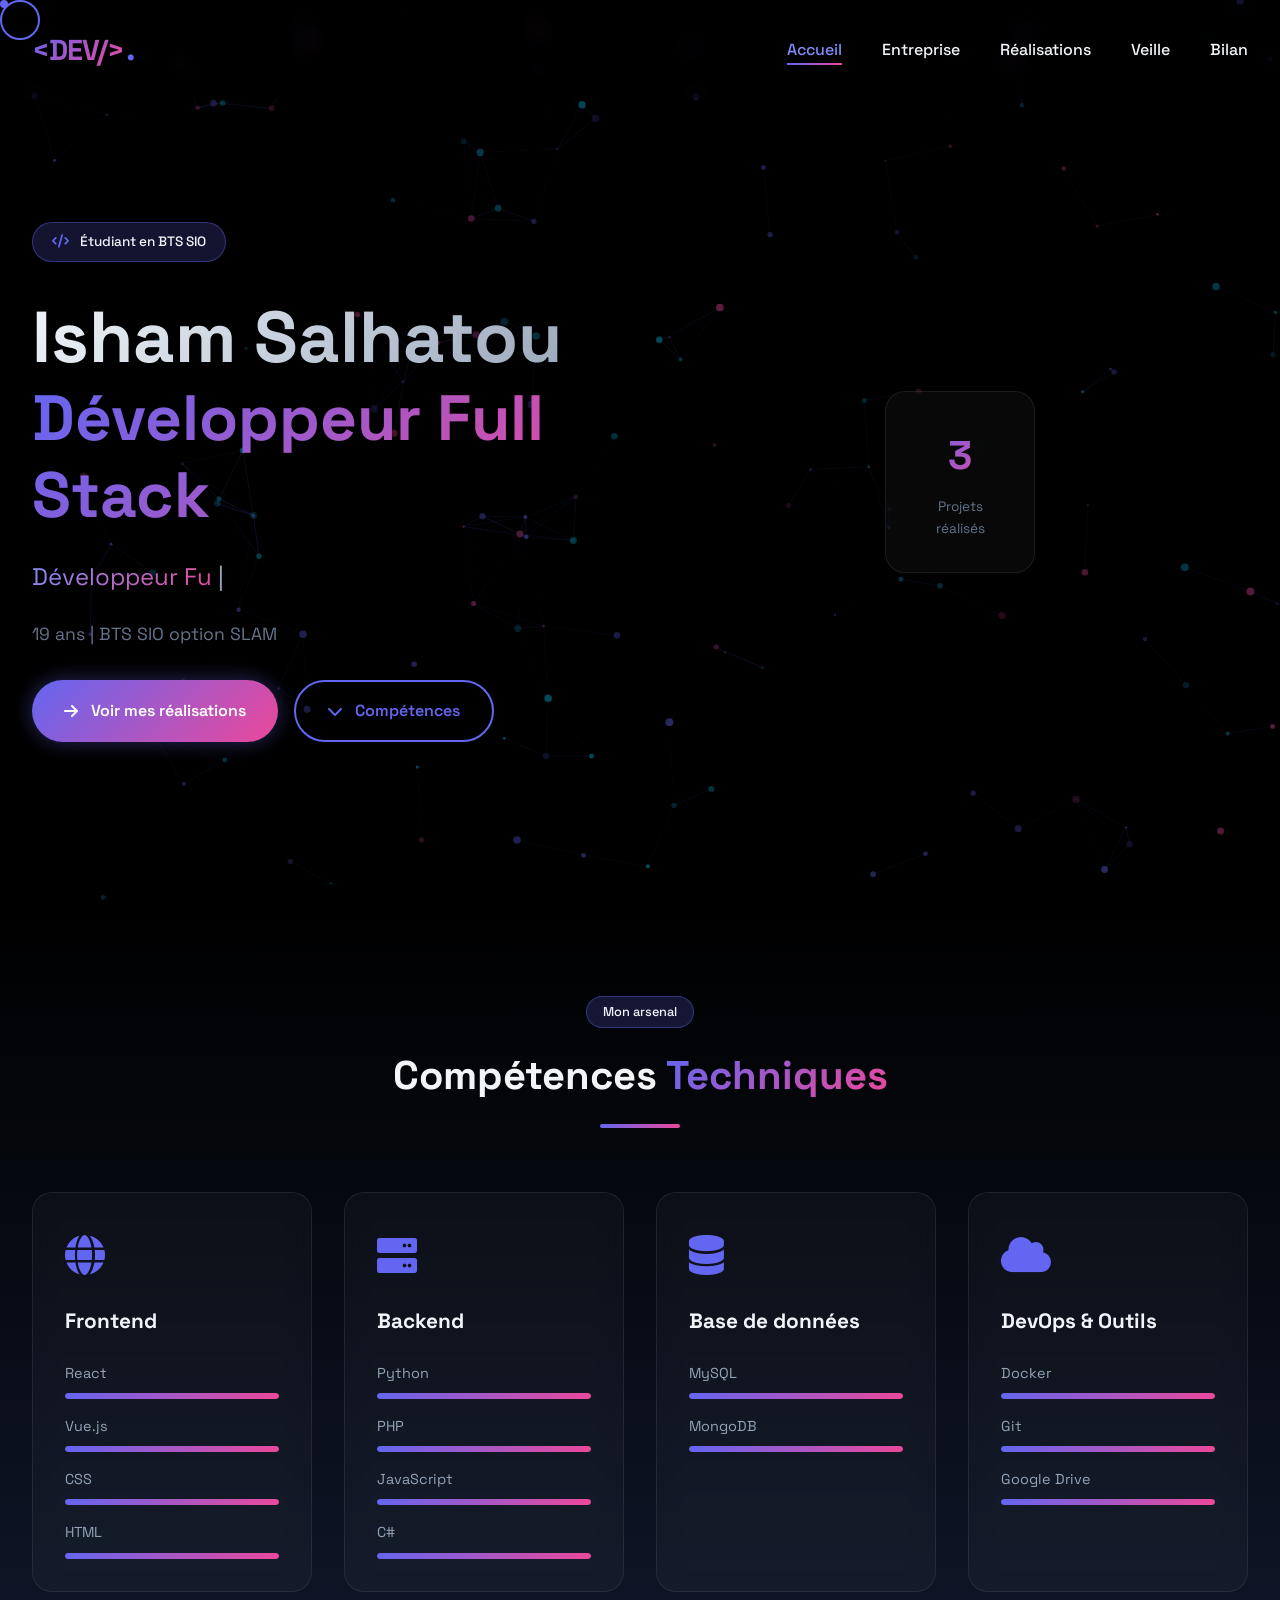
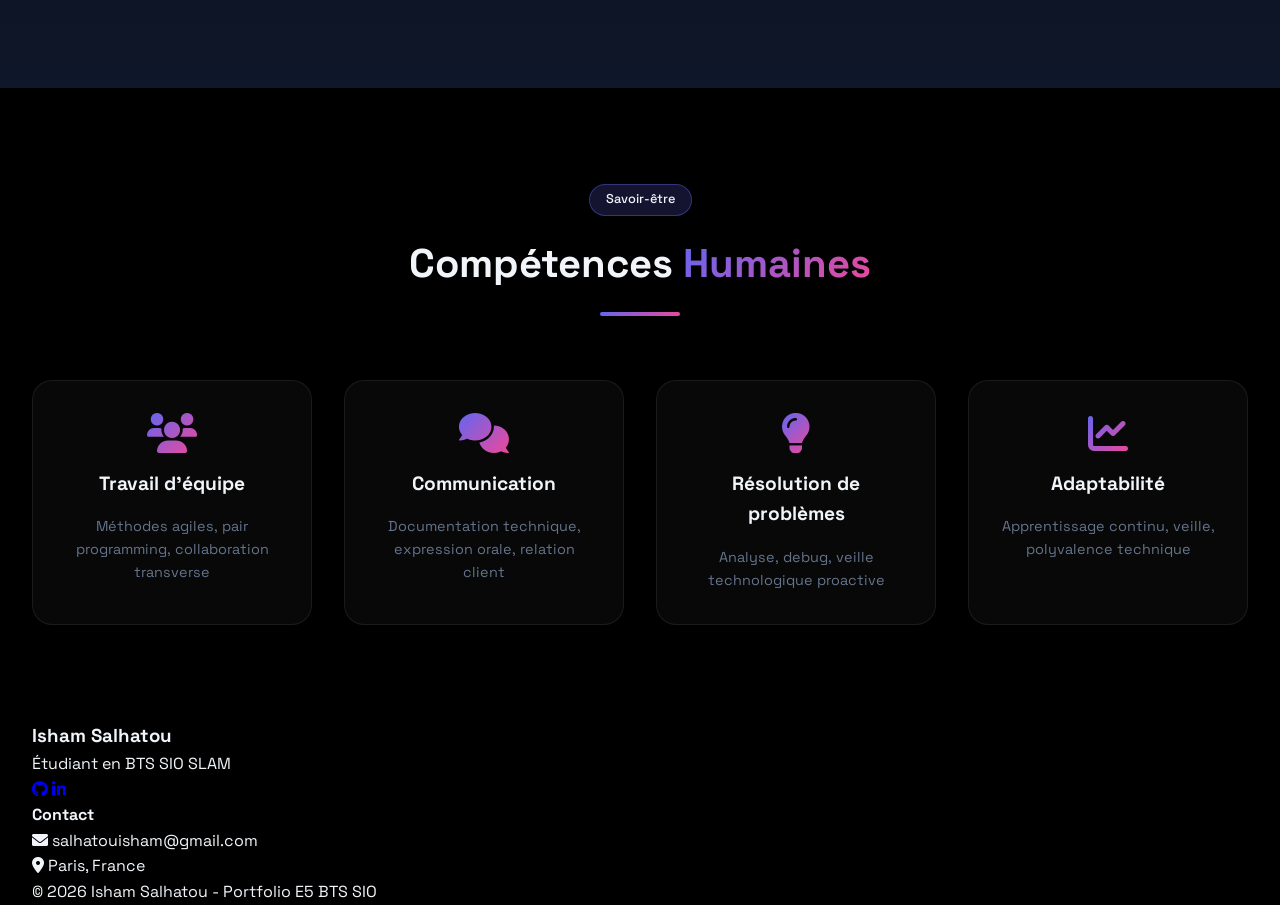
<file: index.html>
<!DOCTYPE html>
<html lang="fr">
<head>
    <meta charset="UTF-8">
    <meta name="viewport" content="width=device-width, initial-scale=1.0">
    <title>Portfolio E5 - Accueil</title>
    <link rel="stylesheet" href="https://cdnjs.cloudflare.com/ajax/libs/font-awesome/6.0.0-beta3/css/all.min.css">
    <link href="https://fonts.googleapis.com/css2?family=Space+Grotesk:wght@300;400;500;600;700&family=Outfit:wght@200;300;400;500;600;700;800&display=swap" rel="stylesheet">
    <link rel="stylesheet" href="css/style.css">
</head>
<body>
    <!-- Particules en arrière-plan -->
    <canvas id="particles-canvas"></canvas>
    
    <!-- Cursor personnalisé -->
    <div class="cursor"></div>
    <div class="cursor-follower"></div>

    <!-- Navigation -->
    <nav class="navbar">
        <div class="nav-container">
            <div class="logo">
                <a href="index.html">
                    <span class="logo-text">&lt;DEV/&gt;</span>
                    <span class="logo-dot">.</span>
                </a>
            </div>
            <ul class="nav-links">
                <li><a href="index.html" class="active">Accueil</a></li>
                <li><a href="entreprise.html">Entreprise</a></li>
                <li><a href="realisations.html">Réalisations</a></li>
                <li><a href="veille.html">Veille</a></li>
                <li><a href="bilan.html">Bilan</a></li>
            </ul>
            <div class="nav-toggle">
                <span></span>
                <span></span>
                <span></span>
            </div>
        </div>
    </nav>

    <main>
        <!-- Hero Section -->
        <section class="hero">
            <div class="hero-content">
                <div class="hero-badge" data-aos="fade-up">
                    <i class="fas fa-code"></i> Étudiant en BTS SIO
                </div>
                <h1 class="hero-title" data-aos="fade-up" data-aos-delay="100">
                    <span class="title-line">Isham Salhatou</span>
                    <span class="title-gradient">Développeur Full Stack</span>
                </h1>
                <div class="hero-typed" data-aos="fade-up" data-aos-delay="200">
                    <span class="typed-text"></span>
                    <span class="typed-cursor">|</span>
                </div>
                <p class="hero-description" data-aos="fade-up" data-aos-delay="300">
                    19 ans | BTS SIO option SLAM
                </p>
                <div class="hero-buttons" data-aos="fade-up" data-aos-delay="400">
                    <a href="realisations.html" class="btn btn-primary">
                        <i class="fas fa-arrow-right"></i> Voir mes réalisations
                    </a>
                    <a href="#competences" class="btn btn-outline">
                        <i class="fas fa-chevron-down"></i> Compétences
                    </a>
                </div>
            </div>
            <div class="hero-stats" data-aos="fade-left" data-aos-delay="500">
                <div class="stat-card">
                    <div class="stat-number" data-count="11">0</div>
                    <div class="stat-label">Projets réalisés</div>
                </div>
            </div>
        </section>

        <!-- Compétences Section -->
        <section id="competences" class="competences">
            <div class="container">
                <div class="section-header">
                    <span class="section-tag">Mon arsenal</span>
                    <h2 class="section-title">Compétences <span class="gradient-text">Techniques</span></h2>
                    <div class="section-divider"></div>
                </div>
                <div class="skills-grid">
                    <div class="skill-category" data-aos="fade-up">
                        <div class="category-icon"><i class="fas fa-globe"></i></div>
                        <h3>Frontend</h3>
                        <div class="skills-list">
                            <div class="skill-item" data-skill="100">
                                <span>React</span>
                                <div class="skill-bar"><div class="skill-progress"></div></div>
                            </div>
                            <div class="skill-item" data-skill="100">
                                <span>Vue.js</span>
                                <div class="skill-bar"><div class="skill-progress"></div></div>
                            </div>
                            <div class="skill-item" data-skill="100">
                                <span>CSS</span>
                                <div class="skill-bar"><div class="skill-progress"></div></div>
                            </div>
                            <div class="skill-item" data-skill="100">
                                <span>HTML</span>
                                <div class="skill-bar"><div class="skill-progress"></div></div>
                            </div>                                                      
                        </div>
                    </div>
                    <div class="skill-category" data-aos="fade-up" data-aos-delay="100">
                        <div class="category-icon"><i class="fas fa-server"></i></div>
                        <h3>Backend</h3>
                        <div class="skills-list">
                            <div class="skill-item" data-skill="100">
                                <span>Python</span>
                                <div class="skill-bar"><div class="skill-progress"></div></div>
                            </div>
                            <div class="skill-item" data-skill="100">
                                <span>PHP</span>
                                <div class="skill-bar"><div class="skill-progress"></div></div>
                            </div>
                            <div class="skill-item" data-skill="100">
                                <span>JavaScript</span>
                                <div class="skill-bar"><div class="skill-progress"></div></div>
                            </div>
                            <div class="skill-item" data-skill="100">
                                <span>C#</span>
                                <div class="skill-bar"><div class="skill-progress"></div></div>
                            </div>                            
                        </div>
                    </div>
                    <div class="skill-category" data-aos="fade-up" data-aos-delay="200">
                        <div class="category-icon"><i class="fas fa-database"></i></div>
                        <h3>Base de données</h3>
                        <div class="skills-list">
                            <div class="skill-item" data-skill="100">
                                <span>MySQL</span>
                                <div class="skill-bar"><div class="skill-progress"></div></div>
                            </div>
                            <div class="skill-item" data-skill="100">
                                <span>MongoDB</span>
                                <div class="skill-bar"><div class="skill-progress"></div></div>
                            </div>
                        </div>
                    </div>
                    <div class="skill-category" data-aos="fade-up" data-aos-delay="300">
                        <div class="category-icon"><i class="fas fa-cloud"></i></div>
                        <h3>DevOps & Outils</h3>
                        <div class="skills-list">
                            <div class="skill-item" data-skill="100">
                                <span>Docker</span>
                                <div class="skill-bar"><div class="skill-progress"></div></div>
                            </div>
                            <div class="skill-item" data-skill="100">
                                <span>Git</span>
                                <div class="skill-bar"><div class="skill-progress"></div></div>
                            </div>
                            <div class="skill-item" data-skill="100">
                                <span>Google Drive</span>
                                <div class="skill-bar"><div class="skill-progress"></div></div>
                            </div>                            
                        </div>
                    </div>
                </div>
            </div>
        </section>

        <!-- Soft Skills -->
        <section class="soft-skills">
            <div class="container">
                <div class="section-header">
                    <span class="section-tag">Savoir-être</span>
                    <h2 class="section-title">Compétences <span class="gradient-text">Humaines</span></h2>
                    <div class="section-divider"></div>
                </div>
                <div class="soft-grid">
                    <div class="soft-card" data-aos="flip-left">
                        <i class="fas fa-users"></i>
                        <h3>Travail d'équipe</h3>
                        <p>Méthodes agiles, pair programming, collaboration transverse</p>
                    </div>
                    <div class="soft-card" data-aos="flip-left" data-aos-delay="100">
                        <i class="fas fa-comments"></i>
                        <h3>Communication</h3>
                        <p>Documentation technique, expression orale, relation client</p>
                    </div>
                    <div class="soft-card" data-aos="flip-left" data-aos-delay="200">
                        <i class="fas fa-lightbulb"></i>
                        <h3>Résolution de problèmes</h3>
                        <p>Analyse, debug, veille technologique proactive</p>
                    </div>
                    <div class="soft-card" data-aos="flip-left" data-aos-delay="300">
                        <i class="fas fa-chart-line"></i>
                        <h3>Adaptabilité</h3>
                        <p>Apprentissage continu, veille, polyvalence technique</p>
                    </div>
                </div>
            </div>
        </section>

        <!-- Footer -->
        <footer>
            <div class="container">
                <div class="footer-content">
                    <div class="footer-info">
                        <h3>Isham Salhatou</h3>
                        <p>Étudiant en BTS SIO SLAM</p>
                        <div class="footer-social">
                            <a href="https://github.com/ishamsalha33-lab"><i class="fab fa-github"></i></a>
                            <a href="https://www.linkedin.com/in/isham-salhatou-514146364/"><i class="fab fa-linkedin-in"></i></a>
                        </div>
                    </div>
                   
                    <div class="footer-contact">
                        <h4>Contact</h4>
                        <p><i class="fas fa-envelope"></i> salhatouisham@gmail.com</p>
                        <p><i class="fas fa-map-marker-alt"></i> Paris, France</p>
                    </div>
                </div>
                <div class="footer-bottom">
                    <p>&copy; 2026 Isham Salhatou - Portfolio E5 BTS SIO</p>
                </div>
            </div>
        </footer>
    </main>

    <script src="js/main.js"></script>
</body>
</html>
</file>
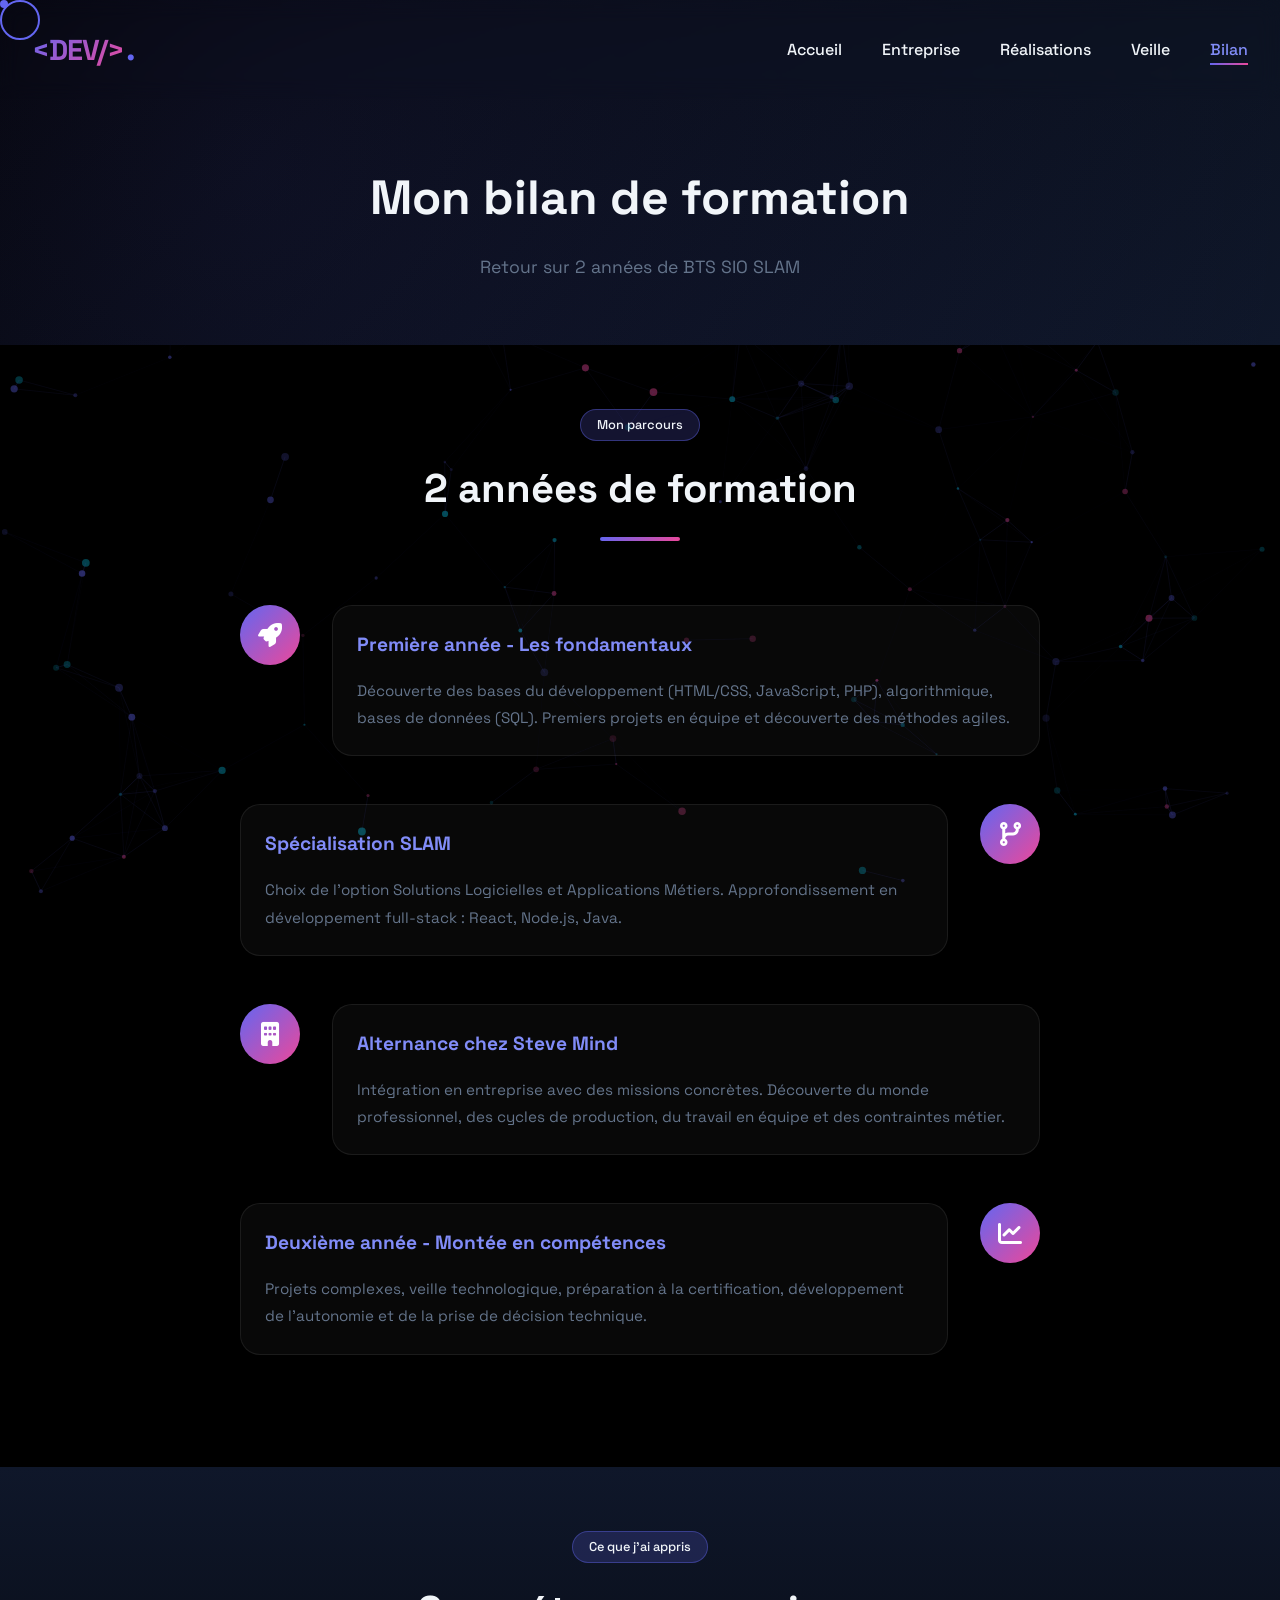
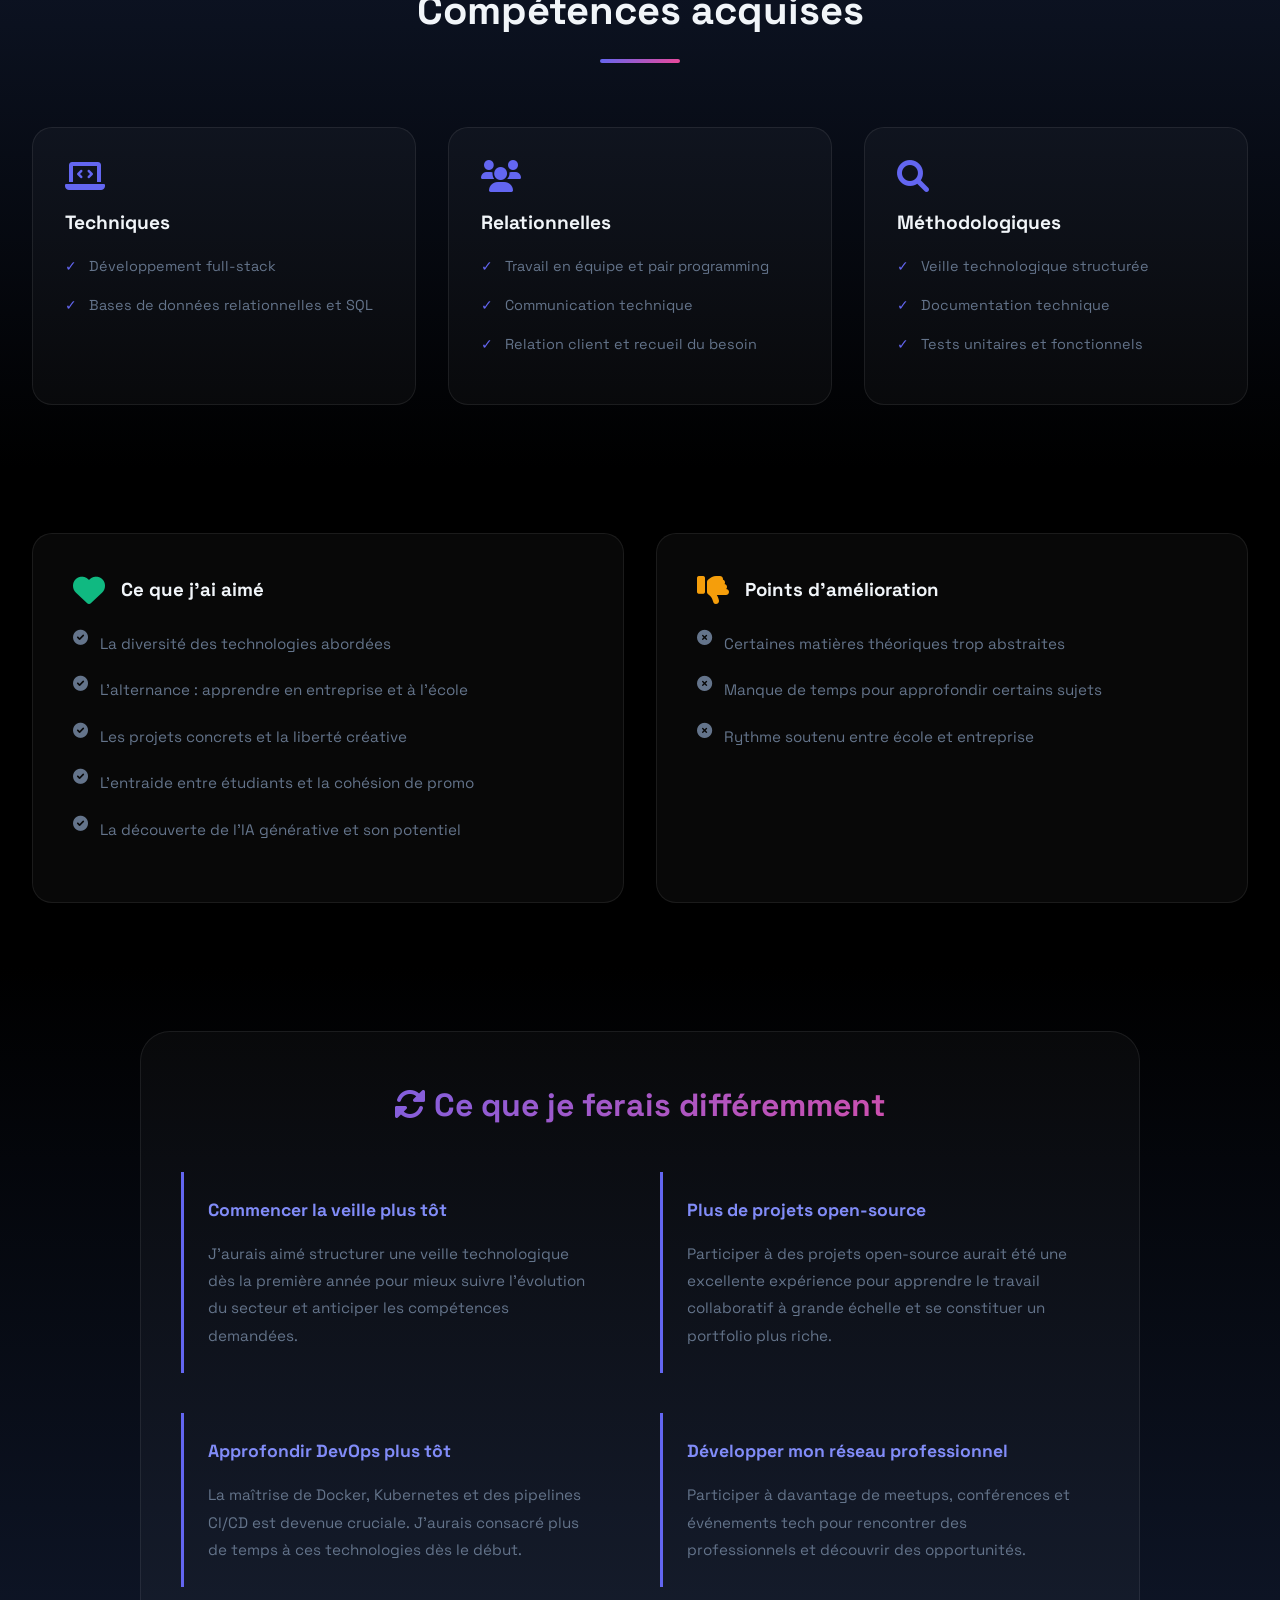
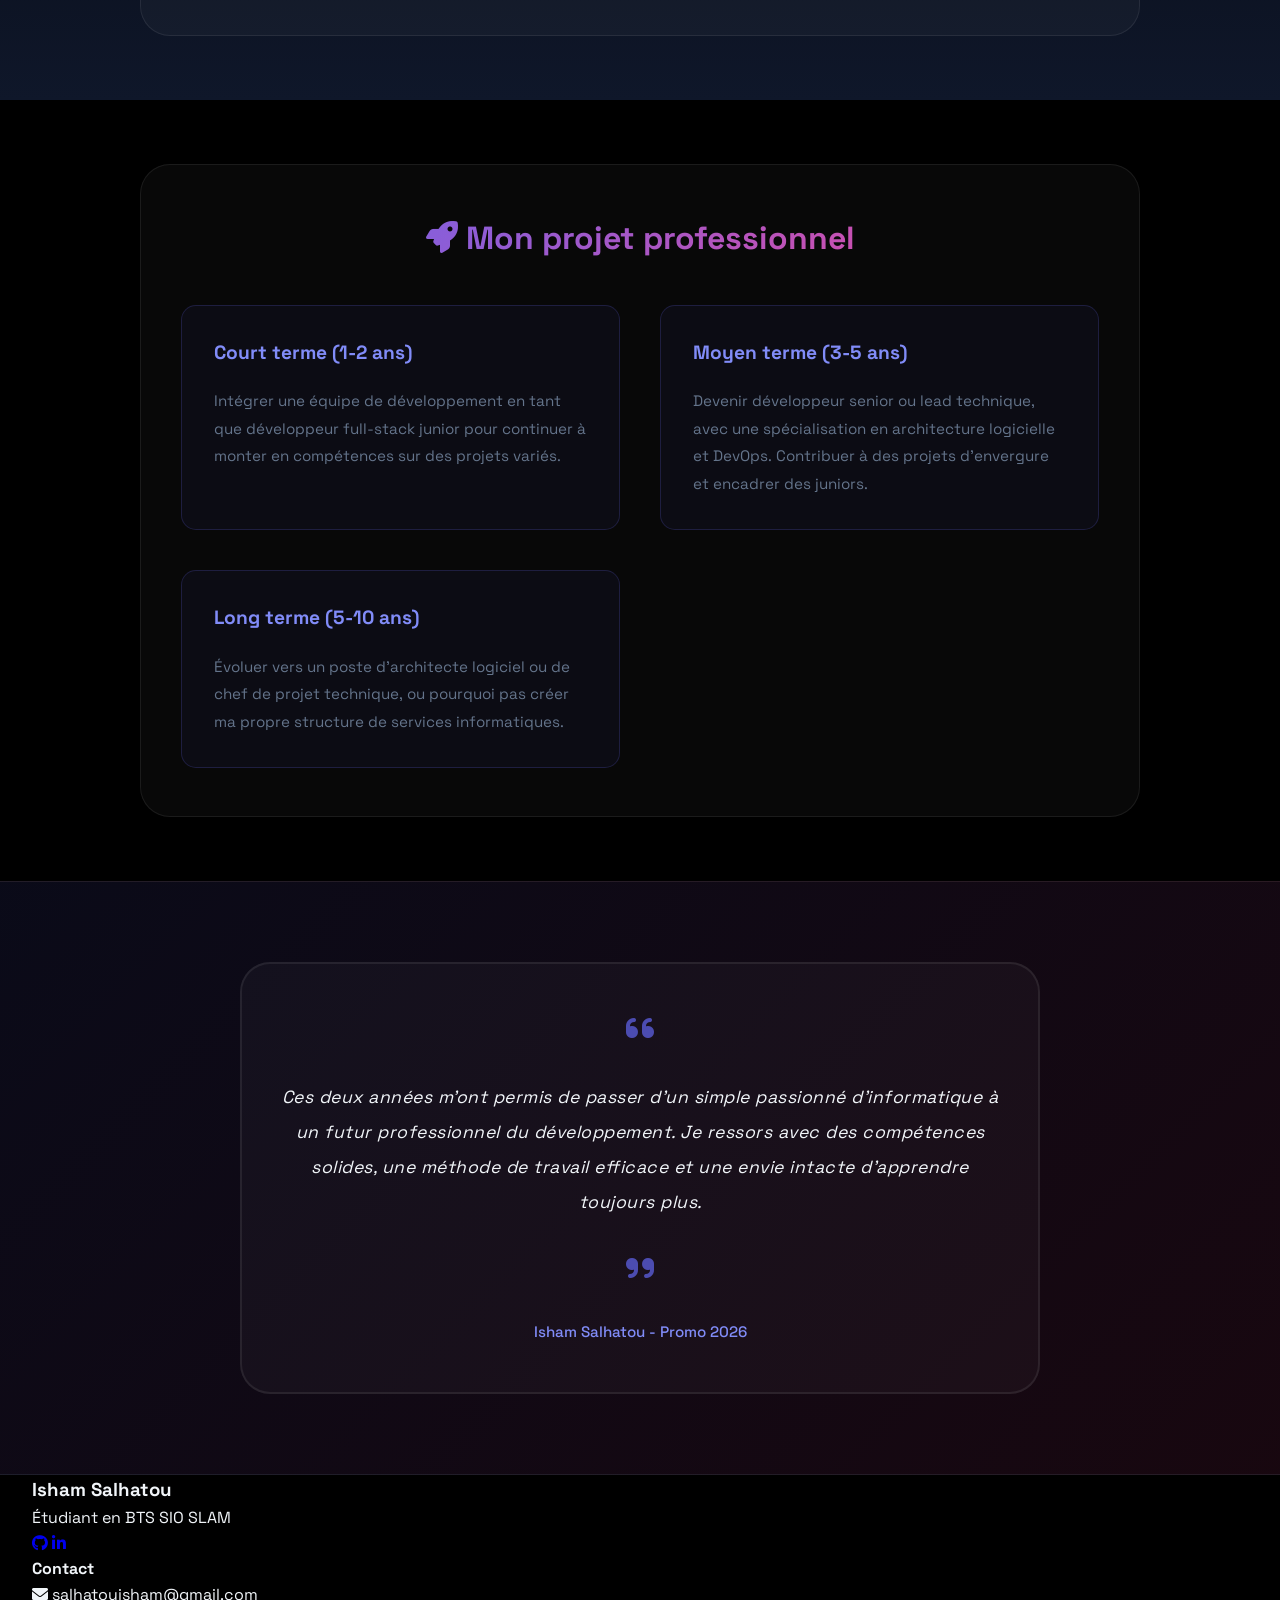
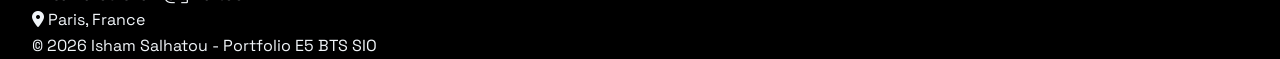
<file: bilan.html>
<!DOCTYPE html>
<html lang="fr">
<head>
    <meta charset="UTF-8">
    <meta name="viewport" content="width=device-width, initial-scale=1.0">
    <title>Bilan - Portfolio E5</title>
    <link rel="stylesheet" href="https://cdnjs.cloudflare.com/ajax/libs/font-awesome/6.0.0-beta3/css/all.min.css">
    <link href="https://fonts.googleapis.com/css2?family=Space+Grotesk:wght@300;400;500;600;700&display=swap" rel="stylesheet">
    <link rel="stylesheet" href="css/style.css">
</head>
<body>
    <canvas id="particles-canvas"></canvas>
    <div class="cursor"></div>
    <div class="cursor-follower"></div>

    <nav class="navbar">
        <div class="nav-container">
            <div class="logo">
                <a href="index.html"><span class="logo-text">&lt;DEV/&gt;</span><span class="logo-dot">.</span></a>
            </div>
            <ul class="nav-links">
                <li><a href="index.html">Accueil</a></li>
                <li><a href="entreprise.html">Entreprise</a></li>
                <li><a href="realisations.html">Réalisations</a></li>
                <li><a href="veille.html">Veille</a></li>
                <li><a href="bilan.html" class="active">Bilan</a></li>
            </ul>
            <div class="nav-toggle"><span></span><span></span><span></span></div>
        </div>
    </nav>

    <main>
        <section class="page-header">
            <div class="container">
                <h1 data-aos="fade-up">Mon bilan de formation</h1>
                <p data-aos="fade-up" data-aos-delay="100">Retour sur 2 années de BTS SIO SLAM</p>
            </div>
        </section>

        <!-- Parcours timeline -->
        <section class="parcours-timeline">
            <div class="container">
                <div class="section-header">
                    <span class="section-tag">Mon parcours</span>
                    <h2 class="section-title">2 années de formation</h2>
                    <div class="section-divider"></div>
                </div>
                <div class="bilan-timeline">
                    <div class="bilan-step" data-aos="fade-right">
                        <div class="step-icon"><i class="fas fa-rocket"></i></div>
                        <div class="step-content">
                            <h3>Première année - Les fondamentaux</h3>
                            <p>Découverte des bases du développement (HTML/CSS, JavaScript, PHP), algorithmique, bases de données (SQL). Premiers projets en équipe et découverte des méthodes agiles.</p>
                        </div>
                    </div>
                    <div class="bilan-step" data-aos="fade-left">
                        <div class="step-icon"><i class="fas fa-code-branch"></i></div>
                        <div class="step-content">
                            <h3>Spécialisation SLAM</h3>
                            <p>Choix de l'option Solutions Logicielles et Applications Métiers. Approfondissement en développement full-stack : React, Node.js, Java.</p>
                        </div>
                    </div>
                    <div class="bilan-step" data-aos="fade-right">
                        <div class="step-icon"><i class="fas fa-building"></i></div>
                        <div class="step-content">
                            <h3>Alternance chez Steve Mind</h3>
                            <p>Intégration en entreprise avec des missions concrètes. Découverte du monde professionnel, des cycles de production, du travail en équipe et des contraintes métier.</p>
                        </div>
                    </div>
                    <div class="bilan-step" data-aos="fade-left">
                        <div class="step-icon"><i class="fas fa-chart-line"></i></div>
                        <div class="step-content">
                            <h3>Deuxième année - Montée en compétences</h3>
                            <p>Projets complexes, veille technologique, préparation à la certification, développement de l'autonomie et de la prise de décision technique.</p>
                        </div>
                    </div>
                </div>
            </div>
        </section>

        <!-- Compétences acquises -->
        <section class="acquired-skills">
            <div class="container">
                <div class="section-header">
                    <span class="section-tag">Ce que j'ai appris</span>
                    <h2 class="section-title">Compétences acquises</h2>
                    <div class="section-divider"></div>
                </div>
                <div class="skills-acquired-grid">
                    <div class="skill-acquired-card" data-aos="flip-left">
                        <i class="fas fa-laptop-code"></i>
                        <h3>Techniques</h3>
                        <ul>
                            <li>Développement full-stack</li>
                            <li>Bases de données relationnelles et SQL</li>
                        </ul>
                    </div>
                    <div class="skill-acquired-card" data-aos="flip-left" data-aos-delay="100">
                        <i class="fas fa-users"></i>
                        <h3>Relationnelles</h3>
                        <ul>
                            <li>Travail en équipe et pair programming</li>
                            <li>Communication technique</li>
                            <li>Relation client et recueil du besoin</li>
                        </ul>
                    </div>
                    <div class="skill-acquired-card" data-aos="flip-left" data-aos-delay="200">
                        <i class="fas fa-search"></i>
                        <h3>Méthodologiques</h3>
                        <ul>
                            <li>Veille technologique structurée</li>
                            <li>Documentation technique</li>
                            <li>Tests unitaires et fonctionnels</li>
                        </ul>
                    </div>
                </div>
            </div>
        </section>

        <!-- Ce que j'ai aimé / pas aimé -->
        <section class="appreciation">
            <div class="container">
                <div class="appreciation-grid">
                    <div class="like-card" data-aos="fade-right">
                        <div class="card-header">
                            <i class="fas fa-heart"></i>
                            <h3>Ce que j'ai aimé</h3>
                        </div>
                        <ul>
                            <li><i class="fas fa-check-circle"></i> La diversité des technologies abordées</li>
                            <li><i class="fas fa-check-circle"></i> L'alternance : apprendre en entreprise et à l'école</li>
                            <li><i class="fas fa-check-circle"></i> Les projets concrets et la liberté créative</li>
                            <li><i class="fas fa-check-circle"></i> L'entraide entre étudiants et la cohésion de promo</li>
                            <li><i class="fas fa-check-circle"></i> La découverte de l'IA générative et son potentiel</li>
                        </ul>
                    </div>
                    <div class="dislike-card" data-aos="fade-left">
                        <div class="card-header">
                            <i class="fas fa-thumbs-down"></i>
                            <h3>Points d'amélioration</h3>
                        </div>
                        <ul>
                            <li><i class="fas fa-times-circle"></i> Certaines matières théoriques trop abstraites</li>
                            <li><i class="fas fa-times-circle"></i> Manque de temps pour approfondir certains sujets</li>
                            <li><i class="fas fa-times-circle"></i> Rythme soutenu entre école et entreprise</li>
                        </ul>
                    </div>
                </div>
            </div>
        </section>

        <!-- Ce que je ferais différemment -->
        <section class="different">
            <div class="container">
                <div class="different-card" data-aos="zoom-in">
                    <h2><i class="fas fa-sync-alt"></i> Ce que je ferais différemment</h2>
                    <div class="different-content">
                        <div class="different-item">
                            <h3>Commencer la veille plus tôt</h3>
                            <p>J'aurais aimé structurer une veille technologique dès la première année pour mieux suivre l'évolution du secteur et anticiper les compétences demandées.</p>
                        </div>
                        <div class="different-item">
                            <h3>Plus de projets open-source</h3>
                            <p>Participer à des projets open-source aurait été une excellente expérience pour apprendre le travail collaboratif à grande échelle et se constituer un portfolio plus riche.</p>
                        </div>
                        <div class="different-item">
                            <h3>Approfondir DevOps plus tôt</h3>
                            <p>La maîtrise de Docker, Kubernetes et des pipelines CI/CD est devenue cruciale. J'aurais consacré plus de temps à ces technologies dès le début.</p>
                        </div>
                        <div class="different-item">
                            <h3>Développer mon réseau professionnel</h3>
                            <p>Participer à davantage de meetups, conférences et événements tech pour rencontrer des professionnels et découvrir des opportunités.</p>
                        </div>
                    </div>
                </div>
            </div>
        </section>

        <!-- Projet professionnel -->
        <section class="career-project">
            <div class="container">
                <div class="career-card" data-aos="fade-up">
                    <h2><i class="fas fa-rocket"></i> Mon projet professionnel</h2>
                    <div class="career-content">
                        <div class="career-short">
                            <h3>Court terme (1-2 ans)</h3>
                            <p>Intégrer une équipe de développement en tant que développeur full-stack junior pour continuer à monter en compétences sur des projets variés.</p>
                        </div>
                        <div class="career-mid">
                            <h3>Moyen terme (3-5 ans)</h3>
                            <p>Devenir développeur senior ou lead technique, avec une spécialisation en architecture logicielle et DevOps. Contribuer à des projets d'envergure et encadrer des juniors.</p>
                        </div>
                        <div class="career-long">
                            <h3>Long terme (5-10 ans)</h3>
                            <p>Évoluer vers un poste d'architecte logiciel ou de chef de projet technique, ou pourquoi pas créer ma propre structure de services informatiques.</p>
                        </div>
                    </div>
                </div>
            </div>
        </section>

        <!-- Citation de fin -->
        <section class="conclusion">
            <div class="container">
                <div class="conclusion-quote" data-aos="fade-up">
                    <i class="fas fa-quote-left"></i>
                    <p>Ces deux années m'ont permis de passer d'un simple passionné d'informatique à un futur professionnel du développement. Je ressors avec des compétences solides, une méthode de travail efficace et une envie intacte d'apprendre toujours plus.</p>
                    <i class="fas fa-quote-right"></i>
                    <span>Isham Salhatou - Promo 2026</span>
                </div>
            </div>
        </section>

        <footer>
            <div class="container">
                <div class="footer-content">
                    <div class="footer-info">
                        <h3>Isham Salhatou</h3>
                        <p>Étudiant en BTS SIO SLAM</p>
                        <div class="footer-social">
                            <a href="https://github.com/ishamsalha33-lab"><i class="fab fa-github"></i></a>
                            <a href="https://www.linkedin.com/in/isham-salhatou-514146364/"><i class="fab fa-linkedin-in"></i></a>
                        </div>
                    </div>

                    <div class="footer-contact">
                        <h4>Contact</h4>
                        <p><i class="fas fa-envelope"></i> salhatouisham@gmail.com</p>
                        <p><i class="fas fa-map-marker-alt"></i> Paris, France</p>
                    </div>
                </div>
                <div class="footer-bottom">
                    <p>&copy; 2026 Isham Salhatou - Portfolio E5 BTS SIO</p>
                </div>
            </div>
        </footer>
    </main>

    <script src="js/main.js"></script>
</body>
</html>
</file>
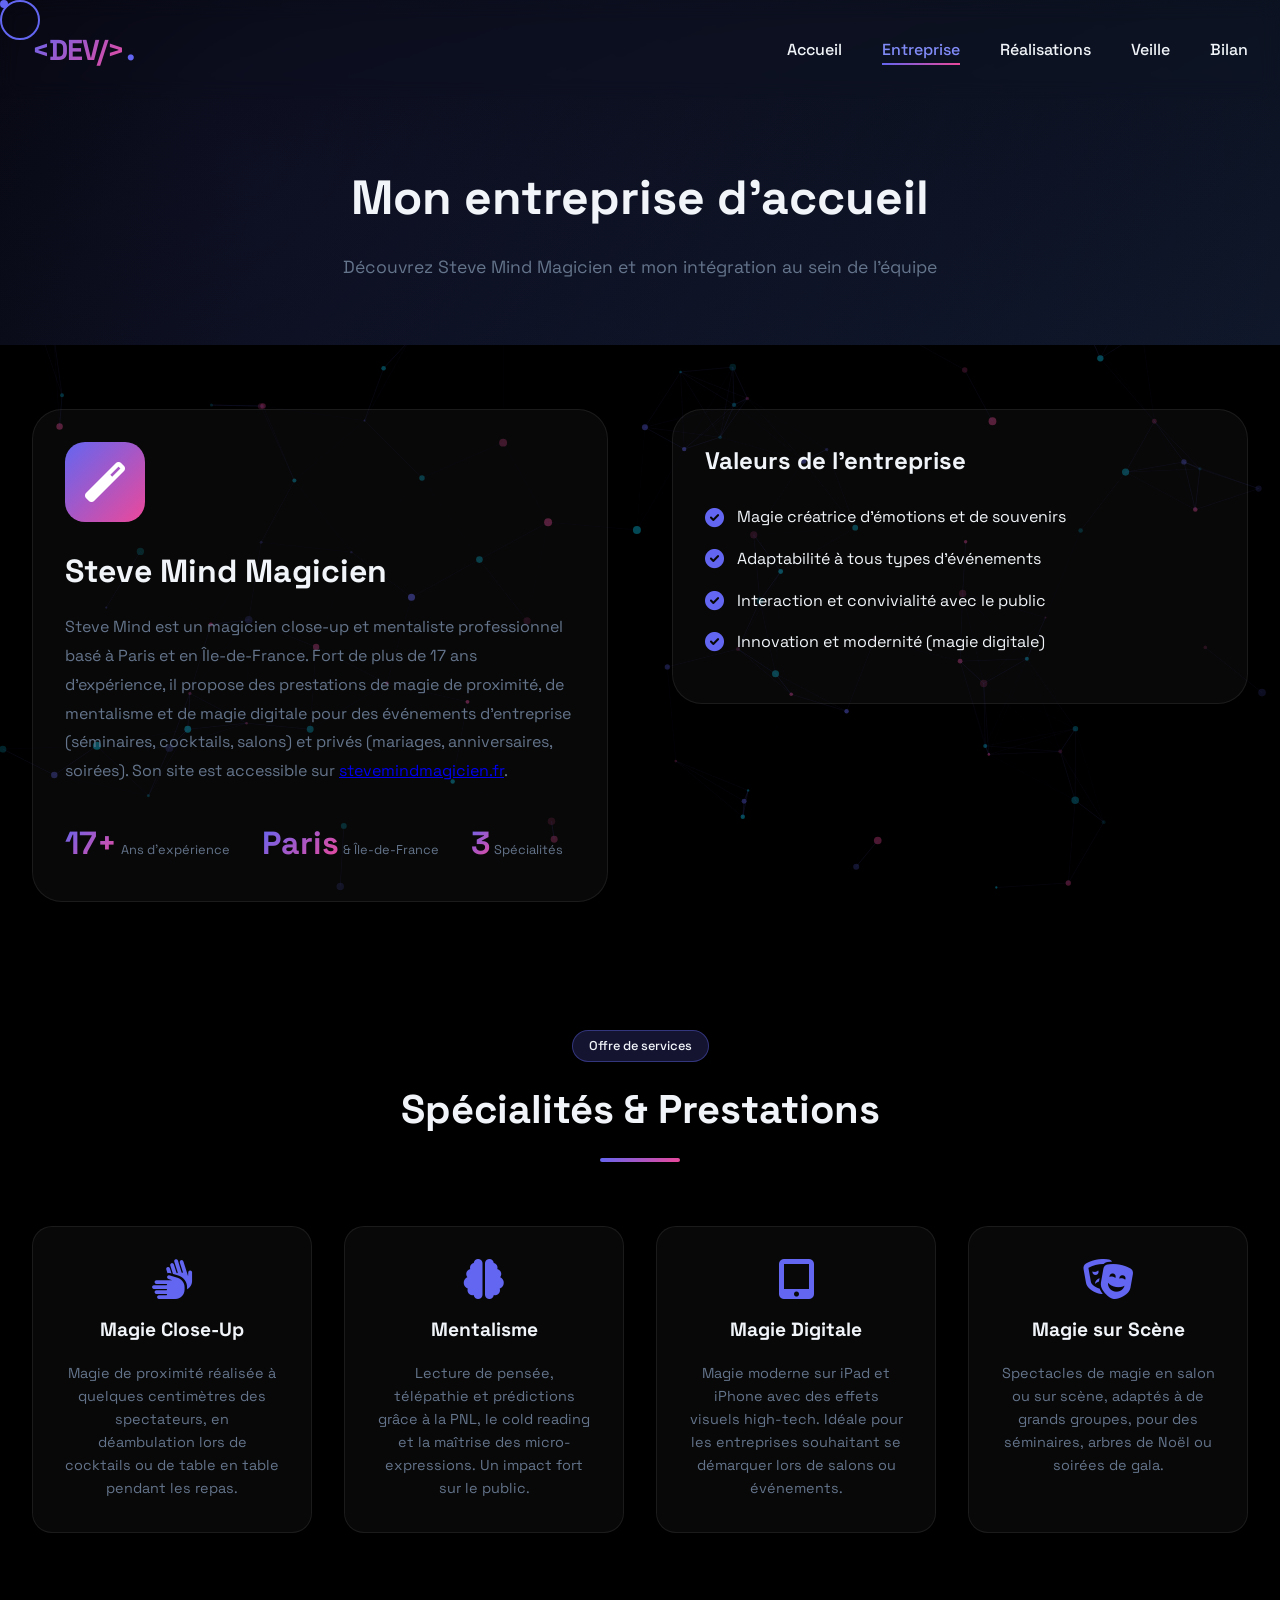
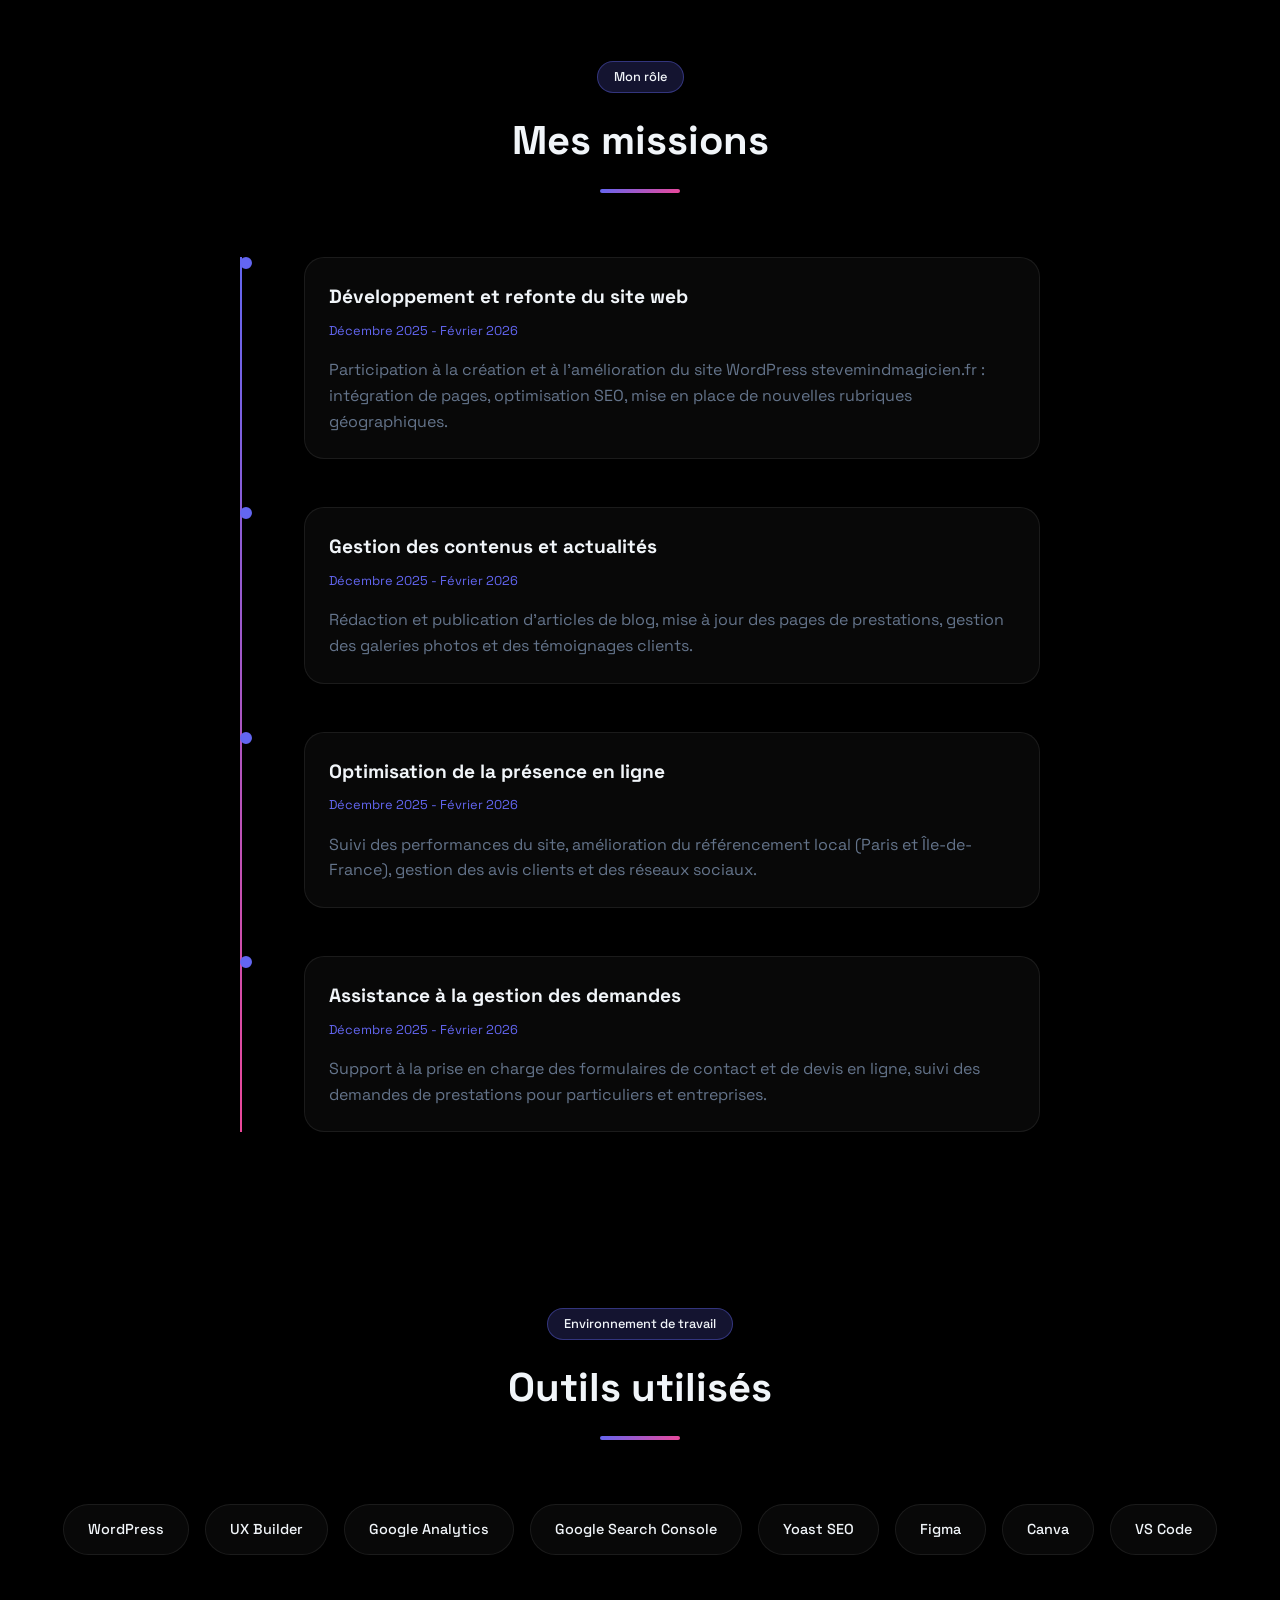
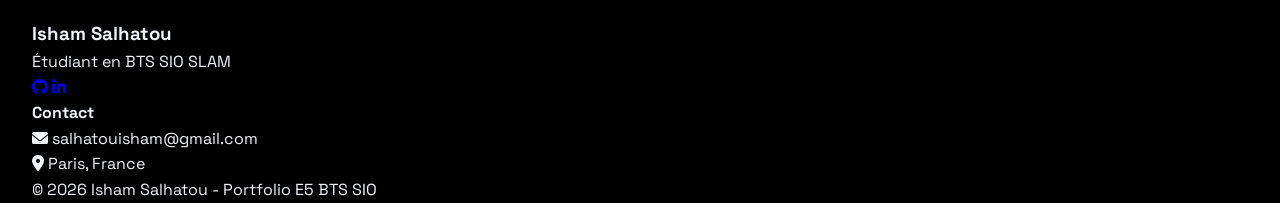
<file: entreprise.html>
<!DOCTYPE html>
<html lang="fr">
<head>
    <meta charset="UTF-8">
    <meta name="viewport" content="width=device-width, initial-scale=1.0">
    <title>Entreprise - Portfolio E5</title>
    <link rel="stylesheet" href="https://cdnjs.cloudflare.com/ajax/libs/font-awesome/6.0.0-beta3/css/all.min.css">
    <link href="https://fonts.googleapis.com/css2?family=Space+Grotesk:wght@300;400;500;600;700&display=swap" rel="stylesheet">
    <link rel="stylesheet" href="css/style.css">
</head>
<body>
    <canvas id="particles-canvas"></canvas>
    <div class="cursor"></div>
    <div class="cursor-follower"></div>

    <nav class="navbar">
        <div class="nav-container">
            <div class="logo">
                <a href="index.html"><span class="logo-text">&lt;DEV/&gt;</span><span class="logo-dot">.</span></a>
            </div>
            <ul class="nav-links">
                <li><a href="index.html">Accueil</a></li>
                <li><a href="entreprise.html" class="active">Entreprise</a></li>
                <li><a href="realisations.html">Réalisations</a></li>
                <li><a href="veille.html">Veille</a></li>
                <li><a href="bilan.html">Bilan</a></li>
            </ul>
            <div class="nav-toggle"><span></span><span></span><span></span></div>
        </div>
    </nav>

    <main>
        <section class="page-header">
            <div class="container">
                <h1 data-aos="fade-up">Mon entreprise d'accueil</h1>
                <p data-aos="fade-up" data-aos-delay="100">Découvrez Steve Mind Magicien et mon intégration au sein de l'équipe</p>
            </div>
        </section>

        <section class="company-presentation">
            <div class="container">
                <div class="company-grid">
                    <div class="company-info" data-aos="fade-right">
                        <div class="company-logo">
                            <i class="fas fa-magic"></i>
                        </div>
                        <h2>Steve Mind Magicien</h2>
                        <p class="company-desc">
                            Steve Mind est un magicien close-up et mentaliste professionnel basé à Paris et en Île-de-France.
                            Fort de plus de 17 ans d'expérience, il propose des prestations de magie de proximité, de mentalisme
                            et de magie digitale pour des événements d'entreprise (séminaires, cocktails, salons) et privés
                            (mariages, anniversaires, soirées). Son site est accessible sur
                            <a href="https://www.stevemindmagicien.fr/" target="_blank">stevemindmagicien.fr</a>.
                        </p>
                        <div class="company-stats">
                            <div class="stat">
                                <span class="stat-value">17+</span>
                                <span class="stat-label">Ans d'expérience</span>
                            </div>
                            <div class="stat">
                                <span class="stat-value">Paris</span>
                                <span class="stat-label">& Île-de-France</span>
                            </div>
                            <div class="stat">
                                <span class="stat-value">3</span>
                                <span class="stat-label">Spécialités</span>
                            </div>
                        </div>
                    </div>
                    <div class="company-values" data-aos="fade-left">
                        <h3>Valeurs de l'entreprise</h3>
                        <ul>
                            <li><i class="fas fa-check-circle"></i> Magie créatrice d'émotions et de souvenirs</li>
                            <li><i class="fas fa-check-circle"></i> Adaptabilité à tous types d'événements</li>
                            <li><i class="fas fa-check-circle"></i> Interaction et convivialité avec le public</li>
                            <li><i class="fas fa-check-circle"></i> Innovation et modernité (magie digitale)</li>
                        </ul>
                    </div>
                </div>
            </div>
        </section>

        <section class="si-infrastructure">
            <div class="container">
                <div class="section-header">
                    <span class="section-tag">Offre de services</span>
                    <h2 class="section-title">Spécialités & Prestations</h2>
                    <div class="section-divider"></div>
                </div>
                <div class="infra-grid">
                    <div class="infra-card" data-aos="zoom-in">
                        <i class="fas fa-hands"></i>
                        <h3>Magie Close-Up</h3>
                        <p>Magie de proximité réalisée à quelques centimètres des spectateurs, en déambulation lors de cocktails ou de table en table pendant les repas.</p>
                    </div>
                    <div class="infra-card" data-aos="zoom-in" data-aos-delay="100">
                        <i class="fas fa-brain"></i>
                        <h3>Mentalisme</h3>
                        <p>Lecture de pensée, télépathie et prédictions grâce à la PNL, le cold reading et la maîtrise des micro-expressions. Un impact fort sur le public.</p>
                    </div>
                    <div class="infra-card" data-aos="zoom-in" data-aos-delay="200">
                        <i class="fas fa-tablet-alt"></i>
                        <h3>Magie Digitale</h3>
                        <p>Magie moderne sur iPad et iPhone avec des effets visuels high-tech. Idéale pour les entreprises souhaitant se démarquer lors de salons ou événements.</p>
                    </div>
                    <div class="infra-card" data-aos="zoom-in" data-aos-delay="300">
                        <i class="fas fa-theater-masks"></i>
                        <h3>Magie sur Scène</h3>
                        <p>Spectacles de magie en salon ou sur scène, adaptés à de grands groupes, pour des séminaires, arbres de Noël ou soirées de gala.</p>
                    </div>
                </div>
            </div>
        </section>

        <section class="missions">
            <div class="container">
                <div class="section-header">
                    <span class="section-tag">Mon rôle</span>
                    <h2 class="section-title">Mes missions</h2>
                    <div class="section-divider"></div>
                </div>
                <div class="timeline">
                    <div class="timeline-item" data-aos="fade-right">
                        <div class="timeline-marker"></div>
                        <div class="timeline-content">
                            <h3>Développement et refonte du site web</h3>
                            <span class="timeline-date">Décembre 2025 - Février 2026</span>
                            <p>Participation à la création et à l'amélioration du site WordPress stevemindmagicien.fr : intégration de pages, optimisation SEO, mise en place de nouvelles rubriques géographiques.</p>
                        </div>
                    </div>
                    <div class="timeline-item" data-aos="fade-left">
                        <div class="timeline-marker"></div>
                        <div class="timeline-content">
                            <h3>Gestion des contenus et actualités</h3>
                            <span class="timeline-date">Décembre 2025 - Février 2026</span>
                            <p>Rédaction et publication d'articles de blog, mise à jour des pages de prestations, gestion des galeries photos et des témoignages clients.</p>
                        </div>
                    </div>
                    <div class="timeline-item" data-aos="fade-right">
                        <div class="timeline-marker"></div>
                        <div class="timeline-content">
                            <h3>Optimisation de la présence en ligne</h3>
                            <span class="timeline-date">Décembre 2025 - Février 2026</span>
                            <p>Suivi des performances du site, amélioration du référencement local (Paris et Île-de-France), gestion des avis clients et des réseaux sociaux.</p>
                        </div>
                    </div>
                    <div class="timeline-item" data-aos="fade-left">
                        <div class="timeline-marker"></div>
                        <div class="timeline-content">
                            <h3>Assistance à la gestion des demandes</h3>
                            <span class="timeline-date">Décembre 2025 - Février 2026</span>
                            <p>Support à la prise en charge des formulaires de contact et de devis en ligne, suivi des demandes de prestations pour particuliers et entreprises.</p>
                        </div>
                    </div>
                </div>
            </div>
        </section>

        <section class="tools">
            <div class="container">
                <div class="section-header">
                    <span class="section-tag">Environnement de travail</span>
                    <h2 class="section-title">Outils utilisés</h2>
                    <div class="section-divider"></div>
                </div>
                <div class="tools-cloud">
                    <span data-aos="zoom-in">WordPress</span>
                    <span data-aos="zoom-in" data-aos-delay="50">UX Builder</span>
                    <span data-aos="zoom-in" data-aos-delay="100">Google Analytics</span>
                    <span data-aos="zoom-in" data-aos-delay="150">Google Search Console</span>
                    <span data-aos="zoom-in" data-aos-delay="200">Yoast SEO</span>
                    <span data-aos="zoom-in" data-aos-delay="250">Figma</span>
                    <span data-aos="zoom-in" data-aos-delay="300">Canva</span>
                    <span data-aos="zoom-in" data-aos-delay="350">VS Code</span>
                </div>
            </div>
        </section>

        <footer>
            <div class="container">
                <div class="footer-content">
                    <div class="footer-info">
                        <h3>Isham Salhatou</h3>
                        <p>Étudiant en BTS SIO SLAM</p>
                        <div class="footer-social">
                            <a href="https://github.com/ishamsalha33-lab"><i class="fab fa-github"></i></a>
                            <a href="https://www.linkedin.com/in/isham-salhatou-514146364/"><i class="fab fa-linkedin-in"></i></a>
                        </div>
                    </div>
                    
                    <div class="footer-contact">
                        <h4>Contact</h4>
                        <p><i class="fas fa-envelope"></i> salhatouisham@gmail.com</p>
                        <p><i class="fas fa-map-marker-alt"></i> Paris, France</p>
                    </div>
                </div>
                <div class="footer-bottom">
                    <p>&copy; 2026 Isham Salhatou - Portfolio E5 BTS SIO</p>
                </div>
            </div>
        </footer>
    </main>

    <script src="js/main.js"></script>
</body>
</html>
</file>
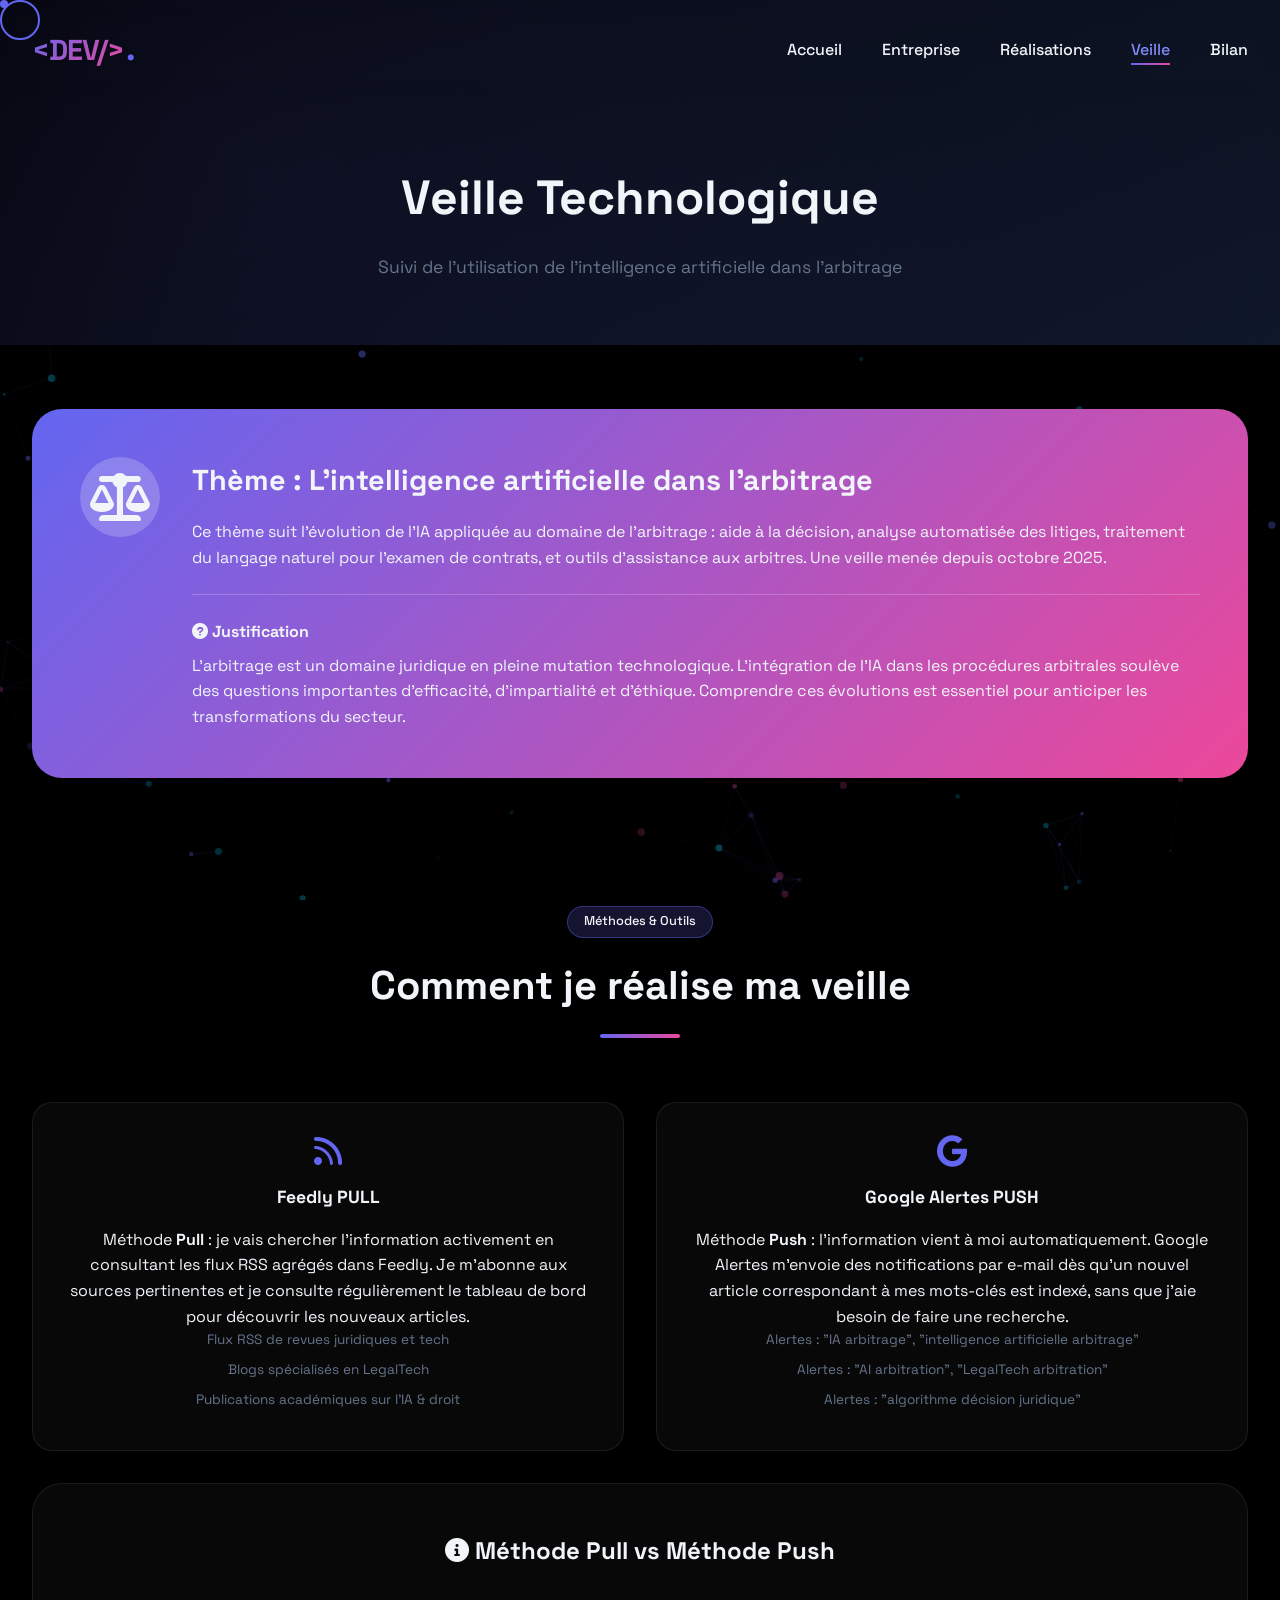
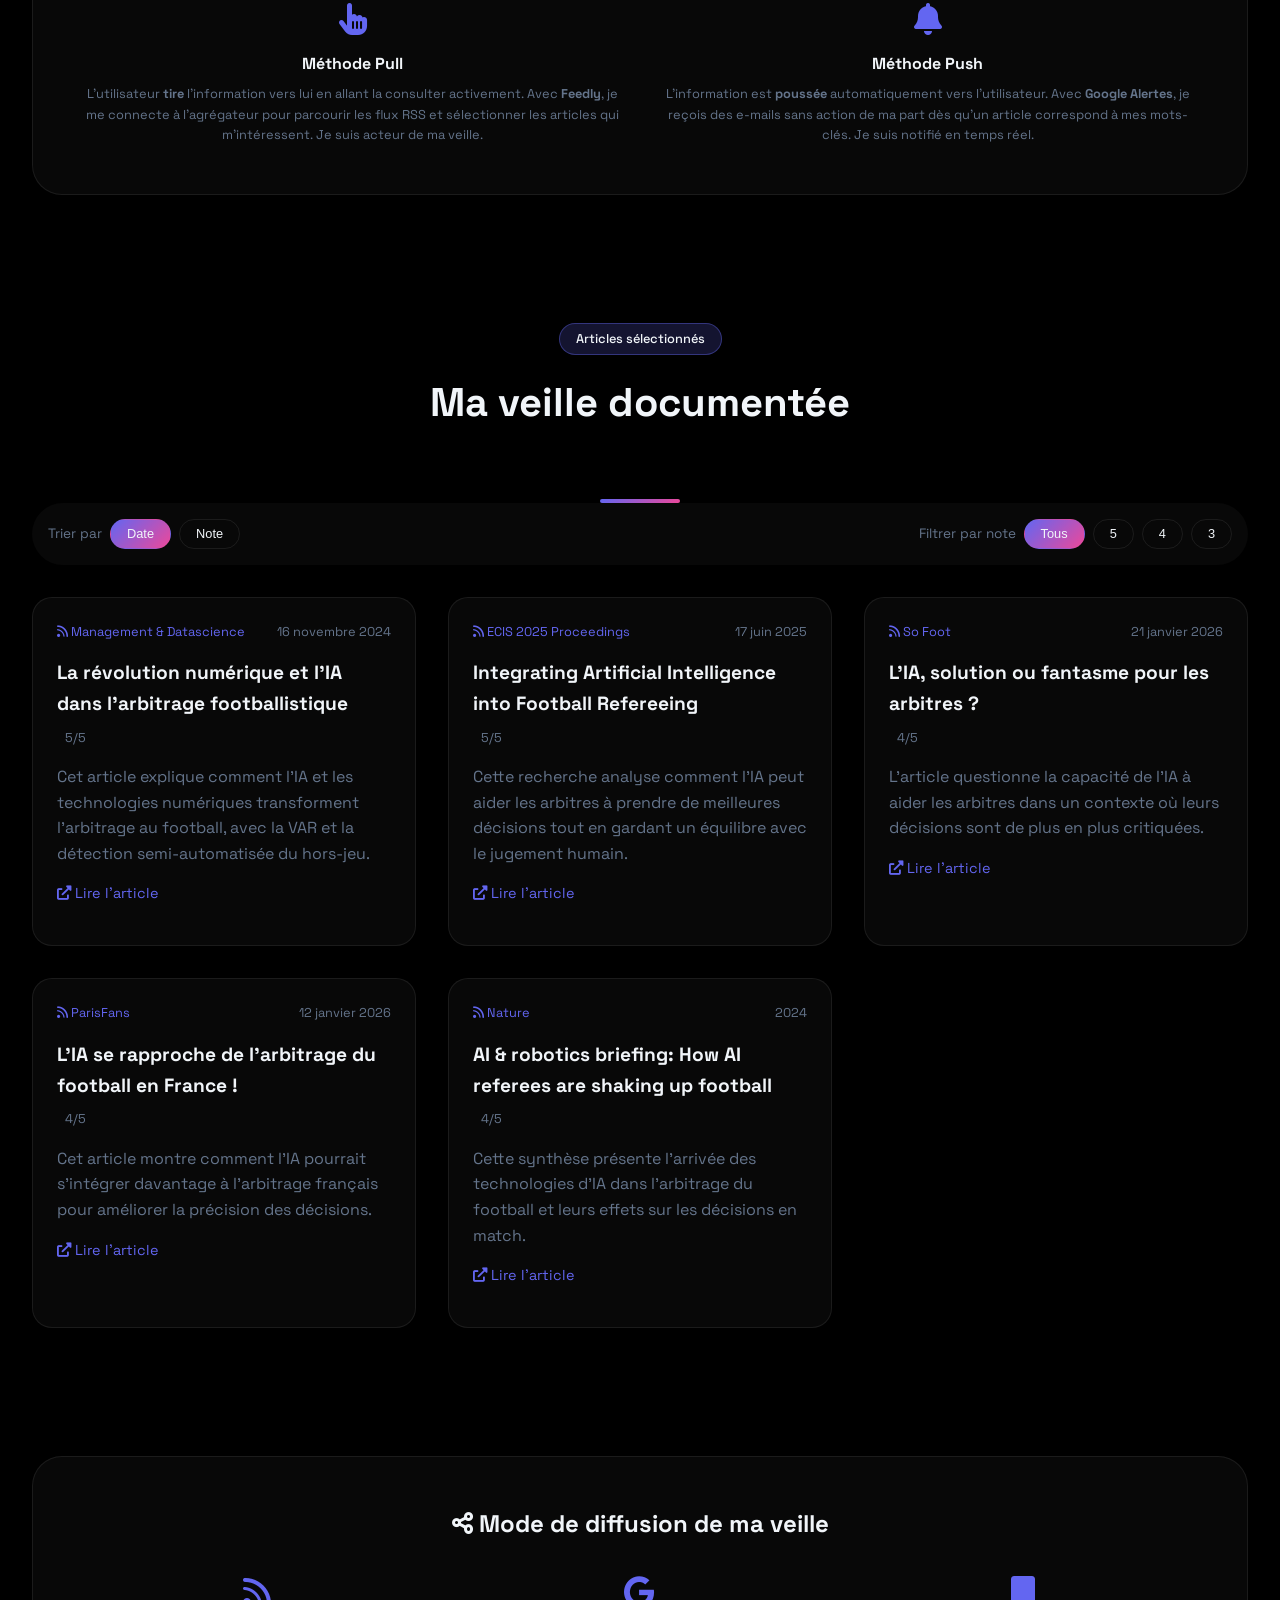
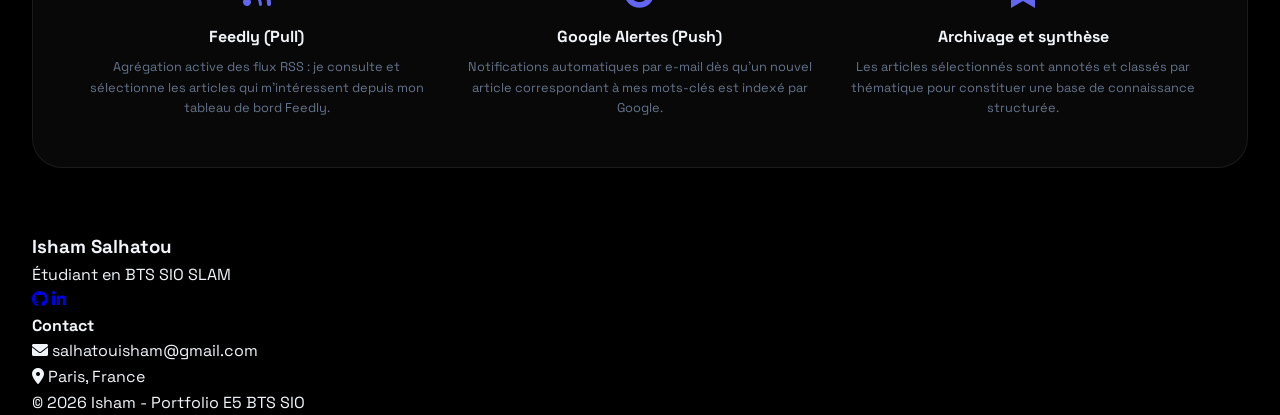
<file: veille.html>
<!DOCTYPE html>
<html lang="fr">
<head>
    <meta charset="UTF-8">
    <meta name="viewport" content="width=device-width, initial-scale=1.0">
    <title>Veille Technologique - Portfolio E5</title>
    <link rel="stylesheet" href="https://cdnjs.cloudflare.com/ajax/libs/font-awesome/6.0.0-beta3/css/all.min.css">
    <link href="https://fonts.googleapis.com/css2?family=Space+Grotesk:wght@300;400;500;600;700&display=swap" rel="stylesheet">
    <link rel="stylesheet" href="css/style.css">
</head>
<body>
    <canvas id="particles-canvas"></canvas>
    <div class="cursor"></div>
    <div class="cursor-follower"></div>

    <nav class="navbar">
        <div class="nav-container">
            <div class="logo">
                <a href="index.html"><span class="logo-text">&lt;DEV/&gt;</span><span class="logo-dot">.</span></a>
            </div>
            <ul class="nav-links">
                <li><a href="index.html">Accueil</a></li>
                <li><a href="entreprise.html">Entreprise</a></li>
                <li><a href="realisations.html">Réalisations</a></li>
                <li><a href="veille.html" class="active">Veille</a></li>
                <li><a href="bilan.html">Bilan</a></li>
            </ul>
            <div class="nav-toggle"><span></span><span></span><span></span></div>
        </div>
    </nav>

    <main>
        <section class="page-header">
            <div class="container">
                <h1 data-aos="fade-up">Veille Technologique</h1>
                <p data-aos="fade-up" data-aos-delay="100">Suivi de l'utilisation de l'intelligence artificielle dans l'arbitrage</p>
            </div>
        </section>

        <!-- Thème de veille -->
        <section class="theme-section">
            <div class="container">
                <div class="theme-card" data-aos="flip-up">
                    <div class="theme-icon">
                        <i class="fas fa-balance-scale"></i>
                    </div>
                    <div class="theme-content">
                        <h2>Thème : L'intelligence artificielle dans l'arbitrage</h2>
                        <p>Ce thème suit l'évolution de l'IA appliquée au domaine de l'arbitrage : aide à la décision, analyse automatisée des litiges, traitement du langage naturel pour l'examen de contrats, et outils d'assistance aux arbitres. Une veille menée depuis octobre 2025.</p>
                        <div class="theme-justification">
                            <h3><i class="fas fa-question-circle"></i> Justification</h3>
                            <p>L'arbitrage est un domaine juridique en pleine mutation technologique. L'intégration de l'IA dans les procédures arbitrales soulève des questions importantes d'efficacité, d'impartialité et d'éthique. Comprendre ces évolutions est essentiel pour anticiper les transformations du secteur.</p>
                        </div>
                    </div>
                </div>
            </div>
        </section>

        <!-- Méthodes et outils de veille -->
        <section class="sources-section">
            <div class="container">
                <div class="section-header">
                    <span class="section-tag">Méthodes & Outils</span>
                    <h2 class="section-title">Comment je réalise ma veille</h2>
                    <div class="section-divider"></div>
                </div>
                <div class="sources-grid">
                    <!-- Feedly - méthode PULL -->
                    <div class="source-card" data-aos="zoom-in">
                        <i class="fas fa-rss"></i>
                        <h3>Feedly <span class="badge-pull">PULL</span></h3>
                        <p class="method-description">Méthode <strong>Pull</strong> : je vais chercher l'information activement en consultant les flux RSS agrégés dans Feedly. Je m'abonne aux sources pertinentes et je consulte régulièrement le tableau de bord pour découvrir les nouveaux articles.</p>
                        <ul>
                            <li>Flux RSS de revues juridiques et tech</li>
                            <li>Blogs spécialisés en LegalTech</li>
                            <li>Publications académiques sur l'IA & droit</li>
                        </ul>
                    </div>
                    <!-- Google Alertes - méthode PUSH -->
                    <div class="source-card" data-aos="zoom-in" data-aos-delay="150">
                        <i class="fab fa-google"></i>
                        <h3>Google Alertes <span class="badge-push">PUSH</span></h3>
                        <p class="method-description">Méthode <strong>Push</strong> : l'information vient à moi automatiquement. Google Alertes m'envoie des notifications par e-mail dès qu'un nouvel article correspondant à mes mots-clés est indexé, sans que j'aie besoin de faire une recherche.</p>
                        <ul>
                            <li>Alertes : "IA arbitrage", "intelligence artificielle arbitrage"</li>
                            <li>Alertes : "AI arbitration", "LegalTech arbitration"</li>
                            <li>Alertes : "algorithme décision juridique"</li>
                        </ul>
                    </div>
                </div>

                <!-- Explication Pull vs Push -->
                <div class="diffusion-card" style="margin-top: 2rem;" data-aos="fade-up">
                    <h2><i class="fas fa-info-circle"></i> Méthode Pull vs Méthode Push</h2>
                    <div class="diffusion-methods">
                        <div class="method">
                            <i class="fas fa-hand-pointer"></i>
                            <h3>Méthode Pull</h3>
                            <p>L'utilisateur <strong>tire</strong> l'information vers lui en allant la consulter activement. Avec <strong>Feedly</strong>, je me connecte à l'agrégateur pour parcourir les flux RSS et sélectionner les articles qui m'intéressent. Je suis acteur de ma veille.</p>
                        </div>
                        <div class="method">
                            <i class="fas fa-bell"></i>
                            <h3>Méthode Push</h3>
                            <p>L'information est <strong>poussée</strong> automatiquement vers l'utilisateur. Avec <strong>Google Alertes</strong>, je reçois des e-mails sans action de ma part dès qu'un article correspond à mes mots-clés. Je suis notifié en temps réel.</p>
                        </div>
                    </div>
                </div>
            </div>
        </section>

        <!-- Articles de veille -->
<section class="articles-section">
  <div class="container">
    <div class="section-header">
      <span class="section-tag">Articles sélectionnés</span>
      <h2 class="section-title">Ma veille documentée</h2>
    </div>
    <div class="section-divider"></div>

    <div class="articles-controls" data-aos="fade-up">
      <div class="sort-controls">
        <span class="sort-label">Trier par</span>
        <button class="sort-btn active" data-sort="date">Date</button>
        <button class="sort-btn" data-sort="note">Note</button>
      </div>
      <div class="filter-controls">
        <span class="filter-label">Filtrer par note</span>
        <button class="filter-star active" data-star="all">Tous</button>
        <button class="filter-star" data-star="5">5</button>
        <button class="filter-star" data-star="4">4</button>
        <button class="filter-star" data-star="3">3</button>
      </div>
    </div>

    <div class="articles-grid" id="articles-grid">
      <div class="article-card" data-date="2025-11-16" data-note="5" data-aos="fade-up">
        <div class="article-header">
          <span class="article-source"><i class="fas fa-rss"></i> Management & Datascience</span>
          <span class="article-date">16 novembre 2024</span>
        </div>
        <h3>La révolution numérique et l'IA dans l'arbitrage footballistique</h3>
        <div class="article-rating"><span class="stars"></span><span class="rating-value">5/5</span></div>
        <p class="article-summary">Cet article explique comment l'IA et les technologies numériques transforment l'arbitrage au football, avec la VAR et la détection semi-automatisée du hors-jeu.</p>
        <div class="article-links"><a href="https://management-datascience.org/articles/36340/" class="article-link" target="_blank"><i class="fas fa-external-link-alt"></i> Lire l'article</a></div>
      </div>

      <div class="article-card" data-date="2025-06-17" data-note="5" data-aos="fade-up" data-aos-delay="100">
        <div class="article-header">
          <span class="article-source"><i class="fas fa-rss"></i> ECIS 2025 Proceedings</span>
          <span class="article-date">17 juin 2025</span>
        </div>
        <h3>Integrating Artificial Intelligence into Football Refereeing</h3>
        <div class="article-rating"><span class="stars"></span><span class="rating-value">5/5</span></div>
        <p class="article-summary">Cette recherche analyse comment l'IA peut aider les arbitres à prendre de meilleures décisions tout en gardant un équilibre avec le jugement humain.</p>
        <div class="article-links"><a href="https://aisel.aisnet.org/ecis2025/digitsports/digitsports/1/" class="article-link" target="_blank"><i class="fas fa-external-link-alt"></i> Lire l'article</a></div>
      </div>

      <div class="article-card" data-date="2026-01-21" data-note="4" data-aos="fade-up" data-aos-delay="200">
        <div class="article-header">
          <span class="article-source"><i class="fas fa-rss"></i> So Foot</span>
          <span class="article-date">21 janvier 2026</span>
        </div>
        <h3>L'IA, solution ou fantasme pour les arbitres ?</h3>
        <div class="article-rating"><span class="stars"></span><span class="rating-value">4/5</span></div>
        <p class="article-summary">L'article questionne la capacité de l'IA à aider les arbitres dans un contexte où leurs décisions sont de plus en plus critiquées.</p>
        <div class="article-links"><a href="https://www.sofoot.com/articles/comment-lintelligence-artificielle-peut-davantage-aider-les-arbitres-de-plus-en-plus-critiques-d..." class="article-link" target="_blank"><i class="fas fa-external-link-alt"></i> Lire l'article</a></div>
      </div>

      <div class="article-card" data-date="2026-01-12" data-note="4" data-aos="fade-up" data-aos-delay="300">
        <div class="article-header">
          <span class="article-source"><i class="fas fa-rss"></i> ParisFans</span>
          <span class="article-date">12 janvier 2026</span>
        </div>
        <h3>L'IA se rapproche de l'arbitrage du football en France !</h3>
        <div class="article-rating"><span class="stars"></span><span class="rating-value">4/5</span></div>
        <p class="article-summary">Cet article montre comment l'IA pourrait s'intégrer davantage à l'arbitrage français pour améliorer la précision des décisions.</p>
        <div class="article-links"><a href="https://www.parisfans.fr/autour-du-psg/lia-se-rapproche-de-larbitrage-du-football-en-france-894196.html" class="article-link" target="_blank"><i class="fas fa-external-link-alt"></i> Lire l'article</a></div>
      </div>

      <div class="article-card" data-date="2024-07-01" data-note="4" data-aos="fade-up" data-aos-delay="400">
        <div class="article-header">
          <span class="article-source"><i class="fas fa-rss"></i> Nature</span>
          <span class="article-date">2024</span>
        </div>
        <h3>AI & robotics briefing: How AI referees are shaking up football</h3>
        <div class="article-rating"><span class="stars"></span><span class="rating-value">4/5</span></div>
        <p class="article-summary">Cette synthèse présente l'arrivée des technologies d'IA dans l'arbitrage du football et leurs effets sur les décisions en match.</p>
        <div class="article-links"><a href="https://www.nature.com/articles/d41586-024-02064-7" class="article-link" target="_blank"><i class="fas fa-external-link-alt"></i> Lire l'article</a></div>
      </div>
    </div>
  </div>
</section>
<!-- Mode de diffusion -->
        <section class="diffusion-section">
            <div class="container">
                <div class="diffusion-card" data-aos="fade-up">
                    <h2><i class="fas fa-share-alt"></i> Mode de diffusion de ma veille</h2>
                    <div class="diffusion-methods">
                        <div class="method">
                            <i class="fas fa-rss"></i>
                            <h3>Feedly (Pull)</h3>
                            <p>Agrégation active des flux RSS : je consulte et sélectionne les articles qui m'intéressent depuis mon tableau de bord Feedly.</p>
                        </div>
                        <div class="method">
                            <i class="fab fa-google"></i>
                            <h3>Google Alertes (Push)</h3>
                            <p>Notifications automatiques par e-mail dès qu'un nouvel article correspondant à mes mots-clés est indexé par Google.</p>
                        </div>
                        <div class="method">
                            <i class="fas fa-bookmark"></i>
                            <h3>Archivage et synthèse</h3>
                            <p>Les articles sélectionnés sont annotés et classés par thématique pour constituer une base de connaissance structurée.</p>
                        </div>
                    </div>
                </div>
            </div>
        </section>

        <footer>
            <div class="container">
                <div class="footer-content">
                    <div class="footer-info">
                        <h3>Isham Salhatou</h3>
                        <p>Étudiant en BTS SIO SLAM</p>
                        <div class="footer-social">
                            <a href="https://github.com/ishamsalha33-lab"><i class="fab fa-github"></i></a>
                            <a href="https://www.linkedin.com/in/isham-salhatou-514146364/"><i class="fab fa-linkedin-in"></i></a>
                        </div>
                    </div>

                    <div class="footer-contact">
                        <h4>Contact</h4>
                        <p><i class="fas fa-envelope"></i> salhatouisham@gmail.com</p>
                        <p><i class="fas fa-map-marker-alt"></i> Paris, France</p>
                    </div>
                </div>
                <div class="footer-bottom">
                    <p>&copy; 2026 Isham - Portfolio E5 BTS SIO</p>
                </div>
            </div>
        </footer>
    </main>

    <script src="js/main.js"></script>

</body>
</html>
</file>
<file: css/style.css>
/* ============================================
   VARIABLES & THEME PREMIUM
============================================ */
:root {
    --primary: #6366f1;
    --primary-rgb: 99, 102, 241;
    --primary-dark: #4f46e5;
    --primary-light: #818cf8;
    --secondary: #ec489a;
    --secondary-rgb: 236, 72, 153;
    --accent: #06b6d4;
    --accent-rgb: 6, 182, 212;
    --dark: #020617;
    --darker: #000000;
    --light: #f1f5f9;
    --gray: #64748b;
    --gray-light: #94a3b8;
    --gray-dark: #0f172a;
    --success: #10b981;
    --warning: #f59e0b;
    --danger: #ef4444;
    --gradient-primary: linear-gradient(135deg, var(--primary), var(--secondary));
    --gradient-accent: linear-gradient(135deg, var(--accent), var(--primary));
    --gradient-gold: linear-gradient(135deg, #fbbf24, #f59e0b);
    --glass: rgba(255, 255, 255, 0.03);
    --glass-border: rgba(255, 255, 255, 0.08);
    --glass-shadow: 0 8px 32px rgba(0, 0, 0, 0.4);
    --neon-glow: 0 0 20px rgba(99, 102, 241, 0.4);
    --transition-fast: 0.2s ease;
    --transition-normal: 0.3s ease;
    --transition-slow: 0.5s ease;
}

* {
    margin: 0;
    padding: 0;
    box-sizing: border-box;
}

html {
    scroll-behavior: smooth;
}

body {
    font-family: 'Space Grotesk', sans-serif;
    background: var(--darker);
    color: var(--light);
    line-height: 1.6;
    overflow-x: hidden;
    cursor: none;
}

/* ============================================
   CUSTOM CURSOR
============================================ */
.cursor {
    width: 8px;
    height: 8px;
    background: var(--primary);
    border-radius: 50%;
    position: fixed;
    pointer-events: none;
    z-index: 9999;
    transition: transform 0.1s ease;
}

.cursor-follower {
    width: 40px;
    height: 40px;
    border: 2px solid var(--primary);
    border-radius: 50%;
    position: fixed;
    pointer-events: none;
    z-index: 9998;
    transition: transform 0.2s ease, width 0.2s, height 0.2s;
}

.cursor-follower.active {
    width: 60px;
    height: 60px;
    border-color: var(--secondary);
    background: rgba(99, 102, 241, 0.1);
}

/* ============================================
   PARTICLES CANVAS
============================================ */
#particles-canvas {
    position: fixed;
    top: 0;
    left: 0;
    width: 100%;
    height: 100%;
    z-index: 0;
    pointer-events: none;
    opacity: 0.6;
}

/* ============================================
   NAVIGATION PREMIUM
============================================ */
.navbar {
    position: fixed;
    top: 0;
    left: 0;
    width: 100%;
    z-index: 1000;
    padding: 1.5rem 0;
    transition: all 0.4s ease;
    backdrop-filter: blur(10px);
}

.navbar.scrolled {
    background: rgba(2, 6, 23, 0.95);
    backdrop-filter: blur(20px);
    padding: 1rem 0;
    border-bottom: 1px solid var(--glass-border);
    box-shadow: 0 10px 30px rgba(0, 0, 0, 0.3);
}

.nav-container {
    max-width: 1300px;
    margin: 0 auto;
    padding: 0 2rem;
    display: flex;
    justify-content: space-between;
    align-items: center;
}

.logo a {
    font-size: 1.8rem;
    font-weight: 800;
    text-decoration: none;
    display: flex;
    align-items: center;
    gap: 2px;
}

.logo-text {
    background: var(--gradient-primary);
    -webkit-background-clip: text;
    background-clip: text;
    color: transparent;
    letter-spacing: -1px;
}

.logo-dot {
    color: var(--primary);
    font-size: 2rem;
}

.nav-links {
    display: flex;
    gap: 2.5rem;
    list-style: none;
}

.nav-links a {
    color: var(--light);
    text-decoration: none;
    font-weight: 500;
    font-size: 1rem;
    transition: all 0.3s ease;
    position: relative;
}

.nav-links a::before {
    content: '';
    position: absolute;
    bottom: -5px;
    left: 0;
    width: 0;
    height: 2px;
    background: var(--gradient-primary);
    transition: width 0.3s ease;
}

.nav-links a:hover::before,
.nav-links a.active::before {
    width: 100%;
}

.nav-links a:hover,
.nav-links a.active {
    color: var(--primary-light);
}

.nav-toggle {
    display: none;
    flex-direction: column;
    cursor: pointer;
}

.nav-toggle span {
    width: 25px;
    height: 2px;
    background: var(--light);
    margin: 3px 0;
    transition: 0.3s;
}

/* ============================================
   HERO SECTION
============================================ */
.hero {
    min-height: 100vh;
    display: flex;
    align-items: center;
    justify-content: space-between;
    position: relative;
    z-index: 1;
    padding: 8rem 2rem 4rem;
    max-width: 1300px;
    margin: 0 auto;
    gap: 4rem;
}

.hero-content {
    flex: 1;
}

.hero-badge {
    display: inline-block;
    background: rgba(99, 102, 241, 0.2);
    border: 1px solid rgba(99, 102, 241, 0.4);
    border-radius: 50px;
    padding: 0.5rem 1.2rem;
    font-size: 0.85rem;
    font-weight: 500;
    margin-bottom: 2rem;
    backdrop-filter: blur(10px);
}

.hero-badge i {
    margin-right: 8px;
    color: var(--primary);
}

.hero-title {
    font-size: 4.5rem;
    font-weight: 800;
    line-height: 1.2;
    margin-bottom: 1.5rem;
}

.title-line {
    display: block;
    background: linear-gradient(135deg, var(--light), var(--gray-light));
    -webkit-background-clip: text;
    background-clip: text;
    color: transparent;
}

.title-gradient {
    display: block;
    background: var(--gradient-primary);
    -webkit-background-clip: text;
    background-clip: text;
    color: transparent;
    font-size: 4rem;
}

.hero-typed {
    font-size: 1.5rem;
    margin-bottom: 1.5rem;
    color: var(--gray-light);
}

.typed-text {
    background: linear-gradient(135deg, var(--primary-light), var(--secondary));
    -webkit-background-clip: text;
    background-clip: text;
    color: transparent;
}

.typed-cursor {
    animation: blink 0.7s infinite;
}

@keyframes blink {
    0%, 100% { opacity: 1; }
    50% { opacity: 0; }
}

.hero-description {
    font-size: 1.1rem;
    color: var(--gray);
    margin-bottom: 2rem;
    max-width: 500px;
}

.hero-buttons {
    display: flex;
    gap: 1rem;
    flex-wrap: wrap;
}

.btn {
    display: inline-flex;
    align-items: center;
    gap: 0.8rem;
    padding: 1rem 2rem;
    border-radius: 50px;
    text-decoration: none;
    font-weight: 600;
    transition: all 0.3s ease;
    cursor: pointer;
    border: none;
    font-size: 1rem;
}

.btn-primary {
    background: var(--gradient-primary);
    color: white;
    box-shadow: var(--neon-glow);
}

.btn-primary:hover {
    transform: translateY(-3px);
    box-shadow: 0 0 30px rgba(99, 102, 241, 0.6);
}

.btn-outline {
    background: transparent;
    border: 2px solid var(--primary);
    color: var(--primary);
}

.btn-outline:hover {
    background: var(--primary);
    color: white;
    transform: translateY(-3px);
}

.hero-stats {
    flex: 1;
    display: flex;
    gap: 2rem;
    justify-content: center;
}

.stat-card {
    background: var(--glass);
    backdrop-filter: blur(10px);
    border: 1px solid var(--glass-border);
    border-radius: 20px;
    padding: 2rem;
    text-align: center;
    transition: all 0.3s ease;
    width: 150px;
}

.stat-card:hover {
    transform: translateY(-10px);
    border-color: var(--primary);
    box-shadow: var(--neon-glow);
}

.stat-number {
    font-size: 2.5rem;
    font-weight: 800;
    background: var(--gradient-primary);
    -webkit-background-clip: text;
    background-clip: text;
    color: transparent;
}

.stat-label {
    font-size: 0.85rem;
    color: var(--gray);
    margin-top: 0.5rem;
}

/* ============================================
   SECTIONS GÉNÉRALES
============================================ */
.container {
    max-width: 1300px;
    margin: 0 auto;
    padding: 0 2rem;
}

.section-header {
    text-align: center;
    margin-bottom: 4rem;
}

.section-tag {
    display: inline-block;
    background: rgba(99, 102, 241, 0.2);
    border: 1px solid rgba(99, 102, 241, 0.4);
    border-radius: 50px;
    padding: 0.3rem 1rem;
    font-size: 0.8rem;
    font-weight: 500;
    margin-bottom: 1rem;
}

.section-title {
    font-size: 2.5rem;
    font-weight: 700;
    margin-bottom: 1rem;
}

.gradient-text {
    background: var(--gradient-primary);
    -webkit-background-clip: text;
    background-clip: text;
    color: transparent;
}

.section-divider {
    width: 80px;
    height: 4px;
    background: var(--gradient-primary);
    margin: 1rem auto 0;
    border-radius: 2px;
}

/* ============================================
   COMPÉTENCES SECTION
============================================ */
.competences {
    padding: 6rem 0;
    background: linear-gradient(180deg, var(--darker), var(--gray-dark));
}

.skills-grid {
    display: grid;
    grid-template-columns: repeat(auto-fit, minmax(280px, 1fr));
    gap: 2rem;
}

.skill-category {
    background: var(--glass);
    backdrop-filter: blur(10px);
    border: 1px solid var(--glass-border);
    border-radius: 20px;
    padding: 2rem;
    transition: all 0.3s ease;
}

.skill-category:hover {
    transform: translateY(-5px);
    border-color: var(--primary);
    box-shadow: var(--neon-glow);
}

.category-icon {
    font-size: 2.5rem;
    color: var(--primary);
    margin-bottom: 1rem;
}

.skill-category h3 {
    font-size: 1.3rem;
    margin-bottom: 1.5rem;
    color: var(--light);
}

.skills-list {
    display: flex;
    flex-direction: column;
    gap: 1rem;
}

.skill-item {
    width: 100%;
}

.skill-item span {
    display: block;
    font-size: 0.9rem;
    margin-bottom: 0.5rem;
    color: var(--gray-light);
}

.skill-bar {
    width: 100%;
    height: 6px;
    background: rgba(255, 255, 255, 0.1);
    border-radius: 3px;
    overflow: hidden;
}

.skill-progress {
    width: 0;
    height: 100%;
    background: var(--gradient-primary);
    border-radius: 3px;
    transition: width 1s ease;
}

/* ============================================
   SOFT SKILLS
============================================ */
.soft-skills {
    padding: 6rem 0;
}

.soft-grid {
    display: grid;
    grid-template-columns: repeat(auto-fit, minmax(250px, 1fr));
    gap: 2rem;
}

.soft-card {
    background: var(--glass);
    backdrop-filter: blur(10px);
    border: 1px solid var(--glass-border);
    border-radius: 20px;
    padding: 2rem;
    text-align: center;
    transition: all 0.3s ease;
}

.soft-card:hover {
    transform: translateY(-10px) rotateY(5deg);
    border-color: var(--primary);
    box-shadow: var(--neon-glow);
}

.soft-card i {
    font-size: 2.5rem;
    background: var(--gradient-primary);
    -webkit-background-clip: text;
    background-clip: text;
    color: transparent;
    margin-bottom: 1rem;
}

.soft-card h3 {
    font-size: 1.2rem;
    margin-bottom: 1rem;
}

.soft-card p {
    font-size: 0.9rem;
    color: var(--gray);
}

/* ============================================
   PAGE HEADER
============================================ */
.page-header {
    padding: 10rem 0 4rem;
    text-align: center;
    background: linear-gradient(135deg, var(--darker), var(--gray-dark));
    position: relative;
    overflow: hidden;
}

.page-header::before {
    content: '';
    position: absolute;
    top: 0;
    left: 0;
    width: 100%;
    height: 100%;
    background: radial-gradient(circle at 20% 50%, rgba(99, 102, 241, 0.1), transparent);
    pointer-events: none;
}

.page-header h1 {
    font-size: 3rem;
    font-weight: 800;
    margin-bottom: 1rem;
}

.page-header p {
    font-size: 1.1rem;
    color: var(--gray);
}

/* ============================================
   ENTREPRISE PAGE
============================================ */
.company-presentation {
    padding: 4rem 0;
}

.company-grid {
    display: grid;
    grid-template-columns: 1fr 1fr;
    gap: 4rem;
    align-items: start;
}

.company-info {
    background: var(--glass);
    border: 1px solid var(--glass-border);
    border-radius: 30px;
    padding: 2rem;
}

.company-logo {
    width: 80px;
    height: 80px;
    background: var(--gradient-primary);
    border-radius: 20px;
    display: flex;
    align-items: center;
    justify-content: center;
    margin-bottom: 1.5rem;
}

.company-logo i {
    font-size: 2.5rem;
    color: white;
}

.company-info h2 {
    font-size: 2rem;
    margin-bottom: 1rem;
}

.company-desc {
    color: var(--gray);
    margin-bottom: 2rem;
    line-height: 1.8;
}

.company-stats {
    display: flex;
    gap: 2rem;
    margin-top: 2rem;
}

.company-stats .stat {
    text-align: center;
}

.company-stats .stat-value {
    font-size: 2rem;
    font-weight: 800;
    background: var(--gradient-primary);
    -webkit-background-clip: text;
    background-clip: text;
    color: transparent;
}

.company-stats .stat-label {
    font-size: 0.8rem;
    color: var(--gray);
}

.company-values {
    background: var(--glass);
    border: 1px solid var(--glass-border);
    border-radius: 30px;
    padding: 2rem;
}

.company-values h3 {
    font-size: 1.5rem;
    margin-bottom: 1.5rem;
}

.company-values ul {
    list-style: none;
}

.company-values li {
    margin-bottom: 1rem;
    display: flex;
    align-items: center;
    gap: 0.8rem;
}

.company-values li i {
    color: var(--primary);
    font-size: 1.2rem;
}

/* Infrastructure */
.si-infrastructure {
    padding: 4rem 0;
}

.infra-grid {
    display: grid;
    grid-template-columns: repeat(auto-fit, minmax(280px, 1fr));
    gap: 2rem;
}

.infra-card {
    background: var(--glass);
    backdrop-filter: blur(10px);
    border: 1px solid var(--glass-border);
    border-radius: 20px;
    padding: 2rem;
    text-align: center;
    transition: all 0.3s ease;
}

.infra-card:hover {
    transform: translateY(-5px);
    border-color: var(--primary);
}

.infra-card i {
    font-size: 2.5rem;
    color: var(--primary);
    margin-bottom: 1rem;
}

.infra-card h3 {
    font-size: 1.2rem;
    margin-bottom: 1rem;
}

.infra-card p {
    font-size: 0.9rem;
    color: var(--gray);
}

/* Timeline missions */
.missions {
    padding: 4rem 0;
}

.timeline {
    position: relative;
    max-width: 800px;
    margin: 0 auto;
    padding-left: 2rem;
}

.timeline::before {
    content: '';
    position: absolute;
    left: 0;
    top: 0;
    width: 2px;
    height: 100%;
    background: var(--gradient-primary);
}

.timeline-item {
    position: relative;
    margin-bottom: 3rem;
    padding-left: 2rem;
}

.timeline-marker {
    position: absolute;
    left: -2rem;
    top: 0;
    width: 12px;
    height: 12px;
    background: var(--primary);
    border-radius: 50%;
    border: 2px solid var(--primary);
}

.timeline-content {
    background: var(--glass);
    border: 1px solid var(--glass-border);
    border-radius: 20px;
    padding: 1.5rem;
}

.timeline-content h3 {
    font-size: 1.2rem;
    margin-bottom: 0.5rem;
}

.timeline-date {
    font-size: 0.8rem;
    color: var(--primary);
    display: block;
    margin-bottom: 1rem;
}

.timeline-content p {
    color: var(--gray);
}

/* Tools cloud */
.tools {
    padding: 4rem 0;
}

.tools-cloud {
    display: flex;
    flex-wrap: wrap;
    justify-content: center;
    gap: 1rem;
}

.tools-cloud span {
    background: var(--glass);
    border: 1px solid var(--glass-border);
    border-radius: 50px;
    padding: 0.8rem 1.5rem;
    font-size: 0.9rem;
    font-weight: 500;
    transition: all 0.3s ease;
}

.tools-cloud span:hover {
    transform: scale(1.05);
    border-color: var(--primary);
    background: rgba(99, 102, 241, 0.1);
}

/* ============================================
   RÉALISATIONS PAGE
============================================ */
.projects-filter {
    padding: 2rem 0;
}

.filter-buttons {
    display: flex;
    justify-content: center;
    gap: 1rem;
    flex-wrap: wrap;
}

.filter-btn {
    background: var(--glass);
    border: 1px solid var(--glass-border);
    padding: 0.6rem 1.5rem;
    border-radius: 50px;
    color: var(--light);
    cursor: pointer;
    transition: all 0.3s ease;
    font-size: 0.9rem;
}

.filter-btn:hover,
.filter-btn.active {
    background: var(--gradient-primary);
    border-color: transparent;
    transform: translateY(-2px);
}

.projects-gallery {
    padding: 2rem 0 4rem;
}

.projects-grid {
    display: grid;
    grid-template-columns: repeat(auto-fill, minmax(350px, 1fr));
    gap: 2rem;
}

.project-card {
    background: var(--glass);
    border: 1px solid var(--glass-border);
    border-radius: 20px;
    overflow: hidden;
    transition: all 0.4s ease;
}

.project-card:hover {
    transform: translateY(-10px);
    border-color: var(--primary);
    box-shadow: var(--neon-glow);
}

.project-image {
    position: relative;
    overflow: hidden;
    height: 220px;
}

.project-image img {
    width: 100%;
    height: 100%;
    object-fit: cover;
    transition: transform 0.4s ease;
}

.project-card:hover .project-image img {
    transform: scale(1.05);
}

.project-overlay {
    position: absolute;
    top: 0;
    left: 0;
    width: 100%;
    height: 100%;
    background: rgba(0, 0, 0, 0.7);
    display: flex;
    align-items: center;
    justify-content: center;
    opacity: 0;
    transition: opacity 0.3s ease;
}

.project-card:hover .project-overlay {
    opacity: 1;
}

.project-detail-btn {
    background: var(--gradient-primary);
    border: none;
    padding: 0.8rem 1.5rem;
    border-radius: 50px;
    color: white;
    cursor: pointer;
    font-weight: 600;
    transition: all 0.3s ease;
}

.project-detail-btn:hover {
    transform: scale(1.05);
}

.project-info {
    padding: 1.5rem;
}

.project-info h3 {
    font-size: 1.2rem;
    margin-bottom: 0.5rem;
}

.project-tags {
    display: flex;
    flex-wrap: wrap;
    gap: 0.5rem;
    margin-bottom: 1rem;
}

.project-tags span {
    background: rgba(99, 102, 241, 0.2);
    padding: 0.2rem 0.8rem;
    border-radius: 50px;
    font-size: 0.7rem;
    color: var(--primary-light);
}

.project-info p {
    font-size: 0.9rem;
    color: var(--gray);
}

/* Modal */
.project-modal {
    display: none;
    position: fixed;
    top: 0;
    left: 0;
    width: 100%;
    height: 100%;
    background: rgba(0, 0, 0, 0.9);
    z-index: 2000;
    align-items: center;
    justify-content: center;
    backdrop-filter: blur(10px);
}

.modal-content {
    background: var(--gray-dark);
    border-radius: 30px;
    max-width: 700px;
    width: 90%;
    max-height: 85vh;
    overflow-y: auto;
    position: relative;
    border: 1px solid var(--glass-border);
}

.modal-close {
    position: absolute;
    top: 20px;
    right: 25px;
    font-size: 2rem;
    cursor: pointer;
    color: var(--gray);
    transition: color 0.3s;
    z-index: 10;
}

.modal-close:hover {
    color: var(--primary);
}

.modal-body {
    padding: 2rem;
}

.modal-body h2 {
    font-size: 1.8rem;
    margin-bottom: 1.5rem;
}

.detail-section {
    margin-bottom: 1.5rem;
}

.detail-section h3 {
    font-size: 1.1rem;
    margin-bottom: 0.8rem;
    display: flex;
    align-items: center;
    gap: 0.5rem;
    color: var(--primary);
}

.detail-section p {
    color: var(--gray);
    line-height: 1.6;
}

.detail-section ul {
    list-style: none;
    padding-left: 1.5rem;
}

.detail-section ul li {
    margin-bottom: 0.5rem;
    position: relative;
    color: var(--gray);
}

.detail-section ul li::before {
    content: '▹';
    position: absolute;
    left: -1.2rem;
    color: var(--primary);
}

/* ============================================
   VEILLE PAGE
============================================ */
.theme-section {
    padding: 4rem 0;
}

.theme-card {
    background: var(--gradient-primary);
    border-radius: 30px;
    padding: 3rem;
    display: flex;
    gap: 2rem;
    flex-wrap: wrap;
}

.theme-icon {
    font-size: 3rem;
    background: rgba(255, 255, 255, 0.2);
    width: 80px;
    height: 80px;
    border-radius: 50%;
    display: flex;
    align-items: center;
    justify-content: center;
}

.theme-content {
    flex: 1;
}

.theme-content h2 {
    font-size: 1.8rem;
    margin-bottom: 1rem;
}

.theme-justification {
    margin-top: 1.5rem;
    padding-top: 1.5rem;
    border-top: 1px solid rgba(255, 255, 255, 0.2);
}

.theme-justification h3 {
    font-size: 1rem;
    margin-bottom: 0.5rem;
}

.sources-section {
    padding: 4rem 0;
}

.sources-grid {
    display: grid;
    grid-template-columns: repeat(auto-fit, minmax(250px, 1fr));
    gap: 2rem;
}

.source-card {
    background: var(--glass);
    border: 1px solid var(--glass-border);
    border-radius: 20px;
    padding: 2rem;
    text-align: center;
    transition: all 0.3s ease;
}

.source-card:hover {
    transform: translateY(-5px);
    border-color: var(--primary);
}

.source-card i {
    font-size: 2rem;
    color: var(--primary);
    margin-bottom: 1rem;
}

.source-card h3 {
    font-size: 1.1rem;
    margin-bottom: 1rem;
}

.source-card ul {
    list-style: none;
}

.source-card li {
    font-size: 0.85rem;
    color: var(--gray);
    margin-bottom: 0.5rem;
}

.articles-section {
    padding: 4rem 0;
}

.articles-controls {
    display: flex;
    justify-content: space-between;
    align-items: center;
    flex-wrap: wrap;
    gap: 1rem;
    margin-bottom: 2rem;
    padding: 1rem;
    background: var(--glass);
    border-radius: 50px;
}

.sort-controls,
.filter-controls {
    display: flex;
    align-items: center;
    gap: 0.5rem;
    flex-wrap: wrap;
}

.sort-label,
.filter-label {
    font-size: 0.85rem;
    color: var(--gray);
}

.sort-btn,
.filter-star {
    background: transparent;
    border: 1px solid var(--glass-border);
    padding: 0.4rem 1rem;
    border-radius: 50px;
    color: var(--light);
    cursor: pointer;
    transition: all 0.3s;
    font-size: 0.8rem;
}

.sort-btn:hover,
.sort-btn.active,
.filter-star:hover,
.filter-star.active {
    background: var(--gradient-primary);
    border-color: transparent;
}

.articles-grid {
    display: grid;
    grid-template-columns: repeat(auto-fit, minmax(300px, 1fr));
    gap: 2rem;
}

.article-card {
    background: var(--glass);
    border: 1px solid var(--glass-border);
    border-radius: 20px;
    padding: 1.5rem;
    transition: all 0.3s ease;
}

.article-card:hover {
    transform: translateX(10px);
    border-color: var(--primary);
}

.article-header {
    display: flex;
    justify-content: space-between;
    flex-wrap: wrap;
    gap: 1rem;
    margin-bottom: 1rem;
}

.article-source {
    font-size: 0.8rem;
    color: var(--primary);
}

.article-date {
    font-size: 0.8rem;
    color: var(--gray);
}

.article-card h3 {
    font-size: 1.2rem;
    margin-bottom: 0.5rem;
}

.article-rating {
    display: flex;
    align-items: center;
    gap: 0.5rem;
    margin-bottom: 1rem;
}

.stars {
    color: #fbbf24;
    font-size: 0.9rem;
}

.rating-value {
    font-size: 0.8rem;
    color: var(--gray);
}

.article-summary {
    color: var(--gray);
    margin-bottom: 1rem;
    line-height: 1.6;
}

.article-links {
    display: flex;
    gap: 1rem;
    margin-bottom: 1rem;
}

.article-link {
    color: var(--primary);
    text-decoration: none;
    font-size: 0.9rem;
    transition: color 0.3s;
}

.article-link:hover {
    color: var(--primary-light);
}

.article-note-btn {
    background: transparent;
    border: none;
    color: var(--gray);
    cursor: pointer;
    font-size: 0.9rem;
    transition: color 0.3s;
}

.article-note-btn:hover {
    color: var(--primary);
}

.article-comment {
    background: rgba(99, 102, 241, 0.1);
    padding: 1rem;
    border-radius: 12px;
    border-left: 3px solid var(--primary);
}

.article-comment strong {
    font-size: 0.8rem;
    color: var(--primary);
    display: block;
    margin-bottom: 0.5rem;
}

.article-comment p {
    font-size: 0.85rem;
    color: var(--gray);
}

.diffusion-section {
    padding: 4rem 0;
}

.diffusion-card {
    background: var(--glass);
    border: 1px solid var(--glass-border);
    border-radius: 30px;
    padding: 3rem;
}

.diffusion-card h2 {
    text-align: center;
    margin-bottom: 2rem;
}

.diffusion-methods {
    display: grid;
    grid-template-columns: repeat(auto-fit, minmax(200px, 1fr));
    gap: 2rem;
}

.method {
    text-align: center;
}

.method i {
    font-size: 2rem;
    color: var(--primary);
    margin-bottom: 1rem;
}

.method h3 {
    font-size: 1rem;
    margin-bottom: 0.5rem;
}

.method p {
    font-size: 0.8rem;
    color: var(--gray);
}

/* ============================================
   BILAN PAGE
============================================ */
.parcours-timeline {
    padding: 4rem 0;
}

.bilan-timeline {
    position: relative;
    max-width: 800px;
    margin: 0 auto;
}

.bilan-step {
    display: flex;
    gap: 2rem;
    margin-bottom: 3rem;
    position: relative;
}

.bilan-step:nth-child(even) {
    flex-direction: row-reverse;
}

.step-icon {
    width: 60px;
    height: 60px;
    background: var(--gradient-primary);
    border-radius: 50%;
    display: flex;
    align-items: center;
    justify-content: center;
    flex-shrink: 0;
}

.step-icon i {
    font-size: 1.5rem;
    color: white;
}

.step-content {
    background: var(--glass);
    border: 1px solid var(--glass-border);
    border-radius: 20px;
    padding: 1.5rem;
    flex: 1;
}

.step-content h3 {
    font-size: 1.2rem;
    margin-bottom: 1rem;
    color: var(--primary-light);
}

.step-content p {
    color: var(--gray);
    line-height: 1.8;
    font-size: 0.95rem;
}

.acquired-skills {
    padding: 4rem 0;
    background: linear-gradient(180deg, var(--gray-dark), var(--darker));
}

.skills-acquired-grid {
    display: grid;
    grid-template-columns: repeat(auto-fit, minmax(280px, 1fr));
    gap: 2rem;
}

.skill-acquired-card {
    background: var(--glass);
    border: 1px solid var(--glass-border);
    border-radius: 20px;
    padding: 2rem;
    transition: all 0.3s ease;
}

.skill-acquired-card:hover {
    transform: translateY(-5px);
    border-color: var(--primary);
}

.skill-acquired-card i {
    font-size: 2rem;
    color: var(--primary);
    margin-bottom: 1rem;
}

.skill-acquired-card h3 {
    font-size: 1.2rem;
    margin-bottom: 1rem;
}

.skill-acquired-card ul {
    list-style: none;
}

.skill-acquired-card li {
    margin-bottom: 1rem;
    font-size: 0.9rem;
    color: var(--gray);
    display: flex;
    align-items: center;
    gap: 0.75rem;
    line-height: 1.6;
}

.skill-acquired-card li::before {
    content: '✓';
    color: var(--primary);
}

.appreciation {
    padding: 4rem 0;
}

.appreciation-grid {
    display: grid;
    grid-template-columns: repeat(auto-fit, minmax(350px, 1fr));
    gap: 2rem;
}

.like-card,
.dislike-card {
    background: var(--glass);
    border: 1px solid var(--glass-border);
    border-radius: 20px;
    padding: 2.5rem;
    transition: all 0.3s ease;
}

.like-card ul,
.dislike-card ul {
    list-style: none;
}

.like-card li,
.dislike-card li {
    margin-bottom: 1.2rem;
    font-size: 0.95rem;
    color: var(--gray);
    line-height: 1.8;
    display: flex;
    align-items: flex-start;
    gap: 0.75rem;
}

.like-card:hover,
.dislike-card:hover {
    transform: translateY(-5px);
}

.card-header {
    display: flex;
    align-items: center;
    gap: 1rem;
    margin-bottom: 1.5rem;
}

.card-header i {
    font-size: 2rem;
}

.like-card .card-header i {
    color: var(--success);
}

.dislike-card .card-header i {
    color: var(--warning);
}

/* ============================================
   DIFFERENT & CAREER SECTIONS
============================================ */

.different {
    padding: 4rem 0;
    background: linear-gradient(180deg, var(--darker), var(--gray-dark));
}

.different-card {
    background: var(--glass);
    border: 1px solid var(--glass-border);
    border-radius: 30px;
    padding: 3rem 2.5rem;
    transition: all 0.3s ease;
    max-width: 1000px;
    margin: 0 auto;
}

.different-card:hover {
    border-color: var(--primary);
    box-shadow: 0 0 30px rgba(99, 102, 241, 0.2);
}

.different-card h2 {
    font-size: 2rem;
    margin-bottom: 2.5rem;
    text-align: center;
    background: var(--gradient-primary);
    -webkit-background-clip: text;
    -webkit-text-fill-color: transparent;
    background-clip: text;
}

.different-content {
    display: grid;
    grid-template-columns: repeat(auto-fit, minmax(280px, 1fr));
    gap: 2.5rem;
}

.different-item {
    padding: 1.5rem;
    border-left: 3px solid var(--primary);
    transition: all 0.3s ease;
}

.different-item:hover {
    padding-left: 2rem;
    border-left-color: var(--primary-light);
}

.different-item h3 {
    font-size: 1.1rem;
    margin-bottom: 1rem;
    color: var(--primary-light);
}

.different-item p {
    color: var(--gray);
    line-height: 1.8;
    font-size: 0.95rem;
}

.career-project {
    padding: 4rem 0;
}

.career-card {
    background: var(--glass);
    border: 1px solid var(--glass-border);
    border-radius: 30px;
    padding: 3rem 2.5rem;
    transition: all 0.3s ease;
    max-width: 1000px;
    margin: 0 auto;
}

.career-card:hover {
    border-color: var(--secondary);
    box-shadow: 0 0 30px rgba(236, 72, 153, 0.2);
}

.career-card h2 {
    font-size: 2rem;
    margin-bottom: 2.5rem;
    text-align: center;
    background: var(--gradient-primary);
    -webkit-background-clip: text;
    -webkit-text-fill-color: transparent;
    background-clip: text;
}

.career-content {
    display: grid;
    grid-template-columns: repeat(auto-fit, minmax(280px, 1fr));
    gap: 2.5rem;
}

.career-short,
.career-mid,
.career-long {
    padding: 2rem;
    background: rgba(99, 102, 241, 0.05);
    border: 1px solid rgba(99, 102, 241, 0.2);
    border-radius: 15px;
    transition: all 0.3s ease;
}

.career-short:hover,
.career-mid:hover,
.career-long:hover {
    background: rgba(99, 102, 241, 0.1);
    border-color: var(--primary);
    transform: translateY(-3px);
}

.career-short h3,
.career-mid h3,
.career-long h3 {
    font-size: 1.2rem;
    margin-bottom: 1.2rem;
    color: var(--primary-light);
}

.career-short p,
.career-mid p,
.career-long p {
    color: var(--gray);
    line-height: 1.8;
    font-size: 0.95rem;
}

/* ============================================
   CONCLUSION SECTION
============================================ */

.conclusion {
    padding: 5rem 0;
    background: linear-gradient(135deg, rgba(99, 102, 241, 0.1), rgba(236, 72, 153, 0.1));
    border-top: 1px solid var(--glass-border);
    border-bottom: 1px solid var(--glass-border);
}

.conclusion-quote {
    background: var(--glass);
    border: 2px solid var(--glass-border);
    border-radius: 30px;
    padding: 3rem 2rem;
    text-align: center;
    max-width: 800px;
    margin: 0 auto;
    transition: all 0.3s ease;
}

.conclusion-quote:hover {
    border-color: var(--primary);
    box-shadow: 0 0 30px rgba(99, 102, 241, 0.3);
}

.conclusion-quote i {
    font-size: 2rem;
    color: var(--primary);
    opacity: 0.7;
    margin: 0 0.5rem;
}

.conclusion-quote p {
    font-size: 1.1rem;
    line-height: 2;
    color: var(--light);
    margin: 2rem 0;
    font-style: italic;
    letter-spacing: 0.5px;
}

.conclusion-quote span {
    display: block;
    margin-top: 2rem;
    font-size: 0.95rem;
    color: var(--primary-light);
    font-weight: 500;
}
</file>
